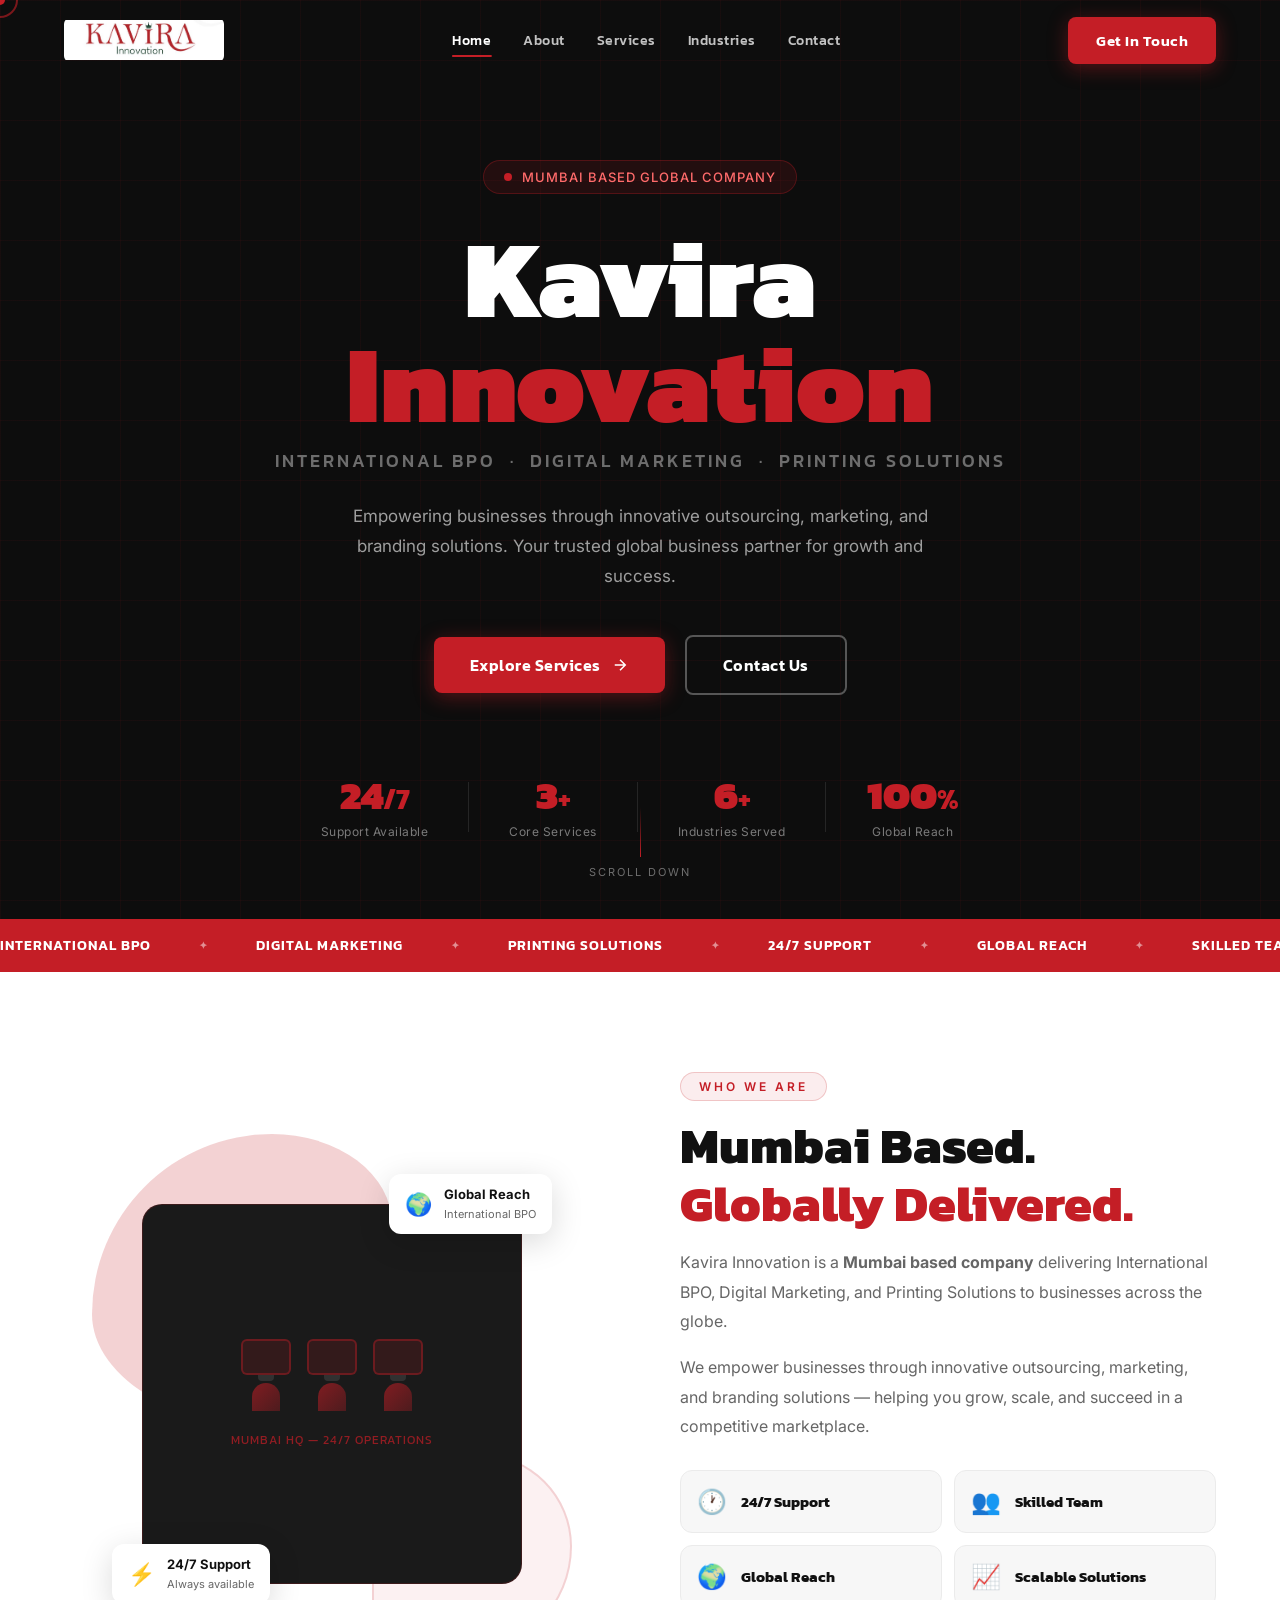
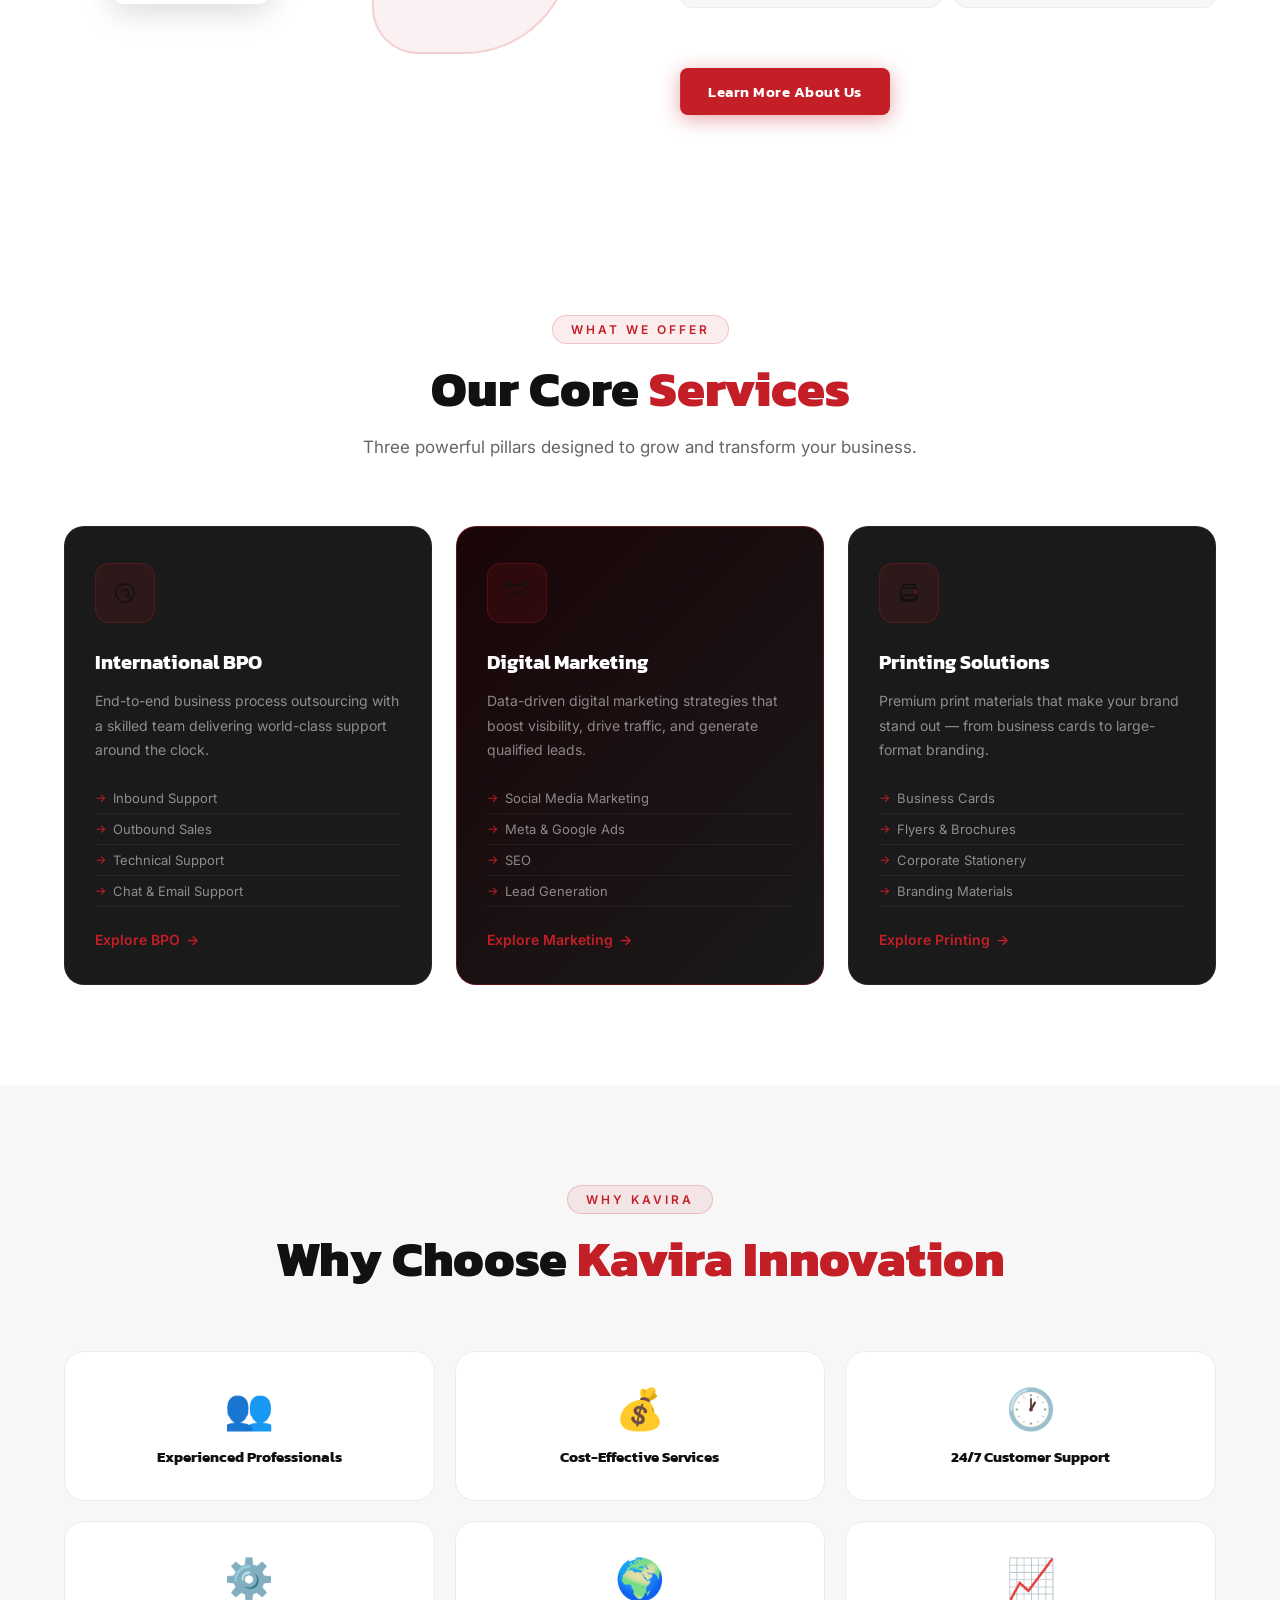
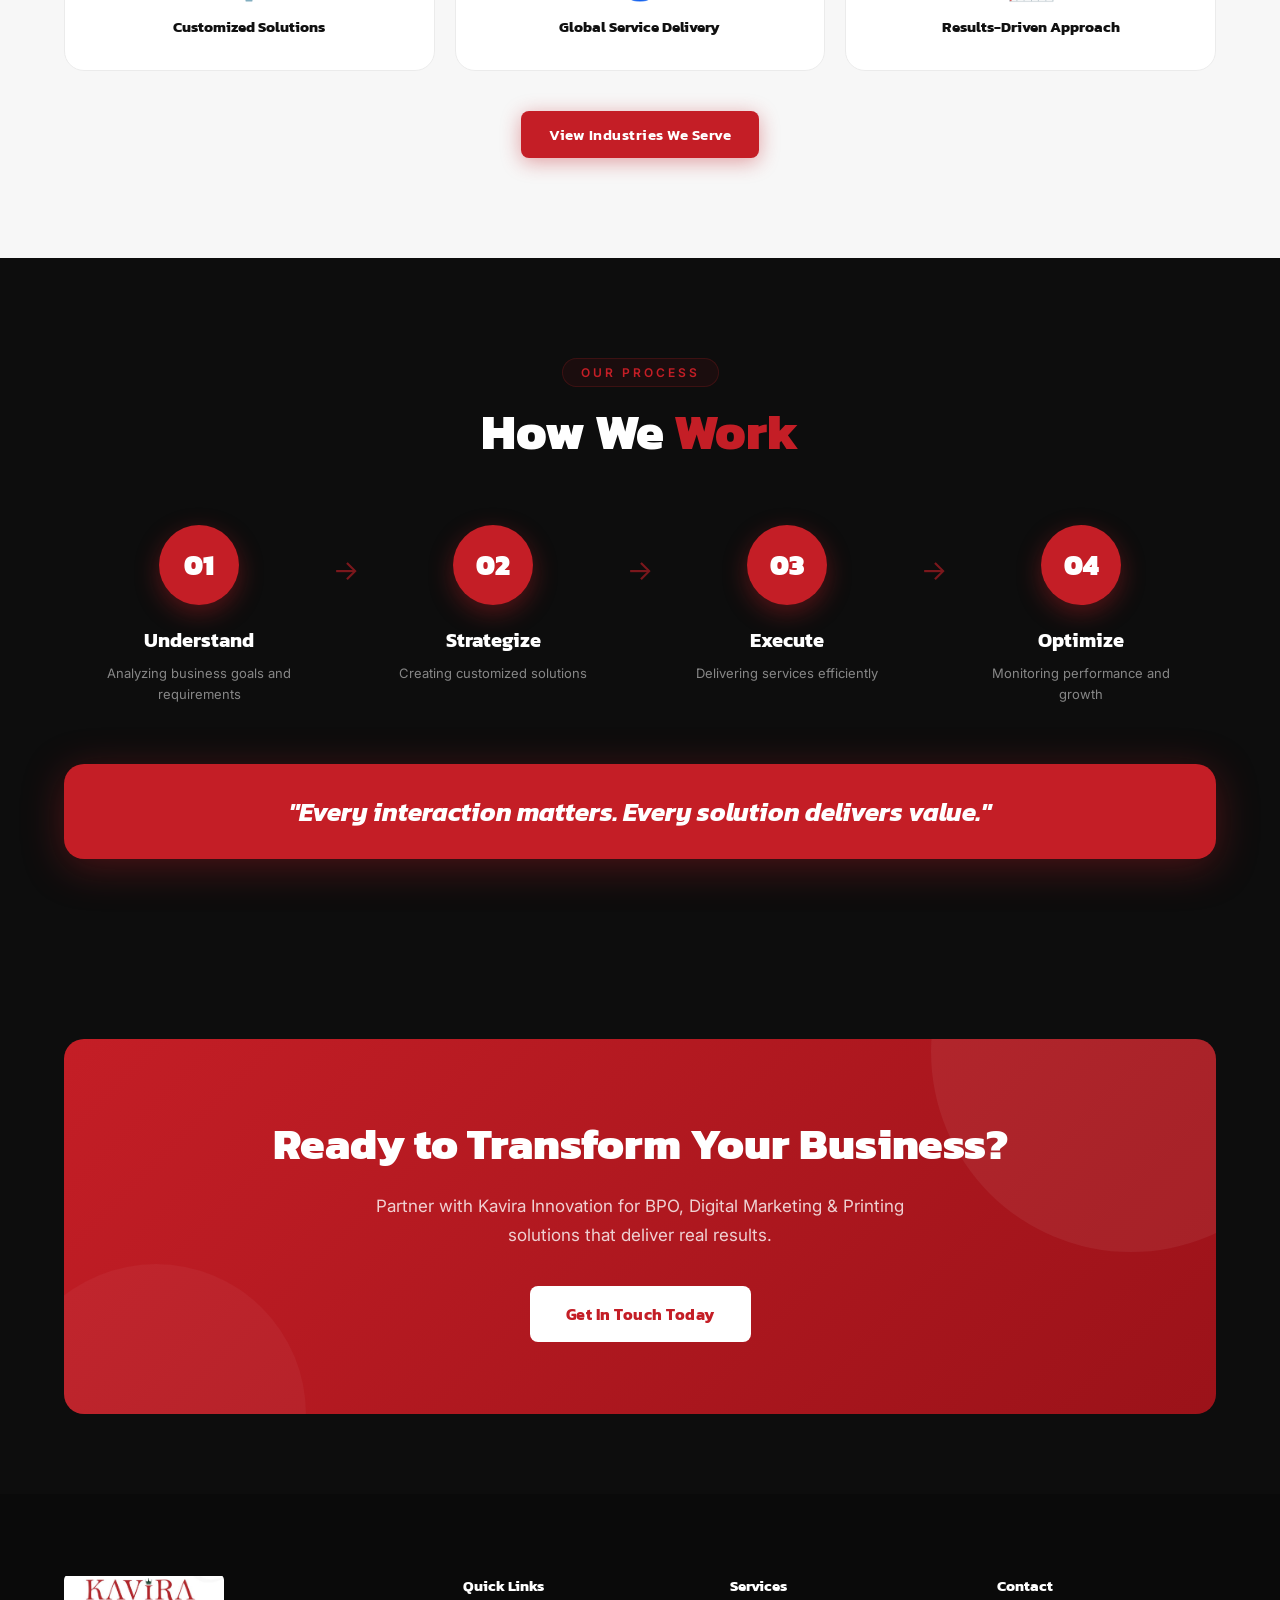
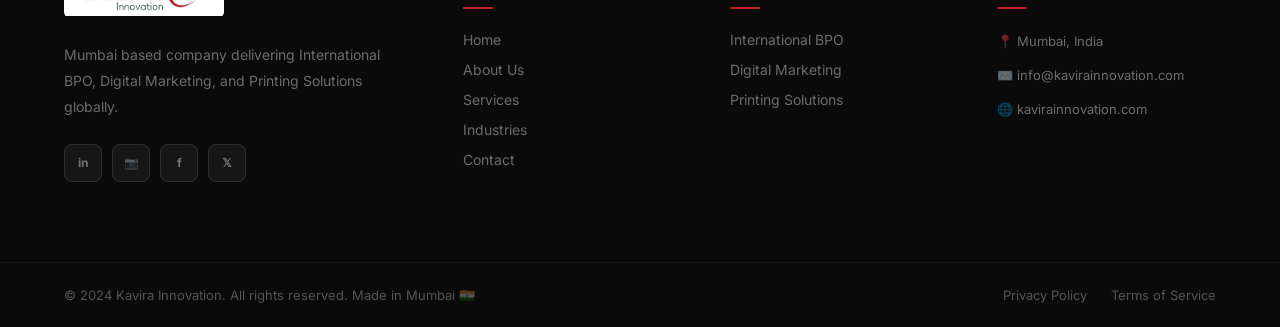
<file: index.html>
<!DOCTYPE html>
<html lang="en">
<head>
  <meta charset="UTF-8" />
  <meta name="viewport" content="width=device-width, initial-scale=1.0" />
  <meta name="description" content="Kavira Innovation – Mumbai based company delivering International BPO, Digital Marketing, and Printing Solutions." />
  <title>Kavira Innovation | BPO · Digital Marketing · Printing Solutions</title>
  <link rel="preconnect" href="https://fonts.googleapis.com" />
  <link rel="preconnect" href="https://fonts.gstatic.com" crossorigin />
  <link href="https://fonts.googleapis.com/css2?family=Kanit:wght@300;400;500;600;700;800;900&family=Inter:wght@300;400;500;600;700&display=swap" rel="stylesheet" />
  <link href="https://unpkg.com/aos@2.3.4/dist/aos.css" rel="stylesheet" />
  <link rel="stylesheet" href="style.css" />
</head>
<body>
  <div class="cursor" id="cursor"></div>
  <div class="cursor-follower" id="cursorFollower"></div>

  <div class="preloader" id="preloader">
    <div class="preloader-inner">
      <div class="preloader-logo">
        <span class="preloader-k">K</span>
        <span class="preloader-bar"></span>
      </div>
      <p class="preloader-text">KAVIRA INNOVATION</p>
    </div>
  </div>

  <!-- HEADER -->
  <header class="header" id="header">
    <div class="header-container">
      <a href="index.html" class="logo">
        <img src="looogo.jpeg" alt="Kavira Innovation" class="logo-img" />
      </a>
      <nav class="nav" id="nav">
        <ul class="nav-list">
          <li><a href="index.html" class="nav-link active">Home</a></li>
          <li><a href="about.html" class="nav-link">About</a></li>
          <li><a href="services.html" class="nav-link">Services</a></li>
          <li><a href="industries.html" class="nav-link">Industries</a></li>
          <li><a href="contact.html" class="nav-link">Contact</a></li>
        </ul>
      </nav>
      <a href="contact.html" class="btn btn-primary header-cta">Get In Touch</a>
      <button class="hamburger" id="hamburger" aria-label="Toggle Menu">
        <span></span><span></span><span></span>
      </button>
    </div>
  </header>

  <!-- HERO -->
  <section class="hero" id="home">
    <div class="hero-bg-particles" id="particles"></div>
    <div class="hero-grid-overlay"></div>
    <div class="hero-container">
      <div class="hero-badge" data-aos="fade-down" data-aos-delay="200">
        <span class="badge-dot"></span>
        <span>Mumbai Based Global Company</span>
      </div>
      <h1 class="hero-title">
        <span class="hero-title-line">Kavira</span>
        <span class="hero-title-line highlight">Innovation</span>
      </h1>
      <p class="hero-tagline">International BPO &nbsp;·&nbsp; Digital Marketing &nbsp;·&nbsp; Printing Solutions</p>
      <p class="hero-subtitle" data-aos="fade-up" data-aos-delay="500">
        Empowering businesses through innovative outsourcing, marketing, and branding solutions. Your trusted global business partner for growth and success.
      </p>
      <div class="hero-actions" data-aos="fade-up" data-aos-delay="700">
        <a href="services.html" class="btn btn-primary btn-lg">
          <span>Explore Services</span>
          <svg viewBox="0 0 24 24" fill="none" stroke="currentColor" stroke-width="2"><path d="M5 12h14M12 5l7 7-7 7"/></svg>
        </a>
        <a href="contact.html" class="btn btn-outline btn-lg">Contact Us</a>
      </div>
      <div class="hero-stats" data-aos="fade-up" data-aos-delay="900">
        <div class="hero-stat">
          <span class="hero-stat-number" data-count="24">0</span><span class="hero-stat-plus">/7</span>
          <span class="hero-stat-label">Support Available</span>
        </div>
        <div class="hero-stat-divider"></div>
        <div class="hero-stat">
          <span class="hero-stat-number" data-count="3">0</span><span class="hero-stat-plus">+</span>
          <span class="hero-stat-label">Core Services</span>
        </div>
        <div class="hero-stat-divider"></div>
        <div class="hero-stat">
          <span class="hero-stat-number" data-count="6">0</span><span class="hero-stat-plus">+</span>
          <span class="hero-stat-label">Industries Served</span>
        </div>
        <div class="hero-stat-divider"></div>
        <div class="hero-stat">
          <span class="hero-stat-number" data-count="100">0</span><span class="hero-stat-plus">%</span>
          <span class="hero-stat-label">Global Reach</span>
        </div>
      </div>
    </div>
    <div class="hero-scroll-indicator">
      <div class="scroll-line"></div>
      <span>Scroll Down</span>
    </div>
  </section>

  <!-- TICKER -->
  <div class="ticker-wrapper">
    <div class="ticker-track">
      <span>International BPO</span><span class="ticker-dot">✦</span>
      <span>Digital Marketing</span><span class="ticker-dot">✦</span>
      <span>Printing Solutions</span><span class="ticker-dot">✦</span>
      <span>24/7 Support</span><span class="ticker-dot">✦</span>
      <span>Global Reach</span><span class="ticker-dot">✦</span>
      <span>Skilled Team</span><span class="ticker-dot">✦</span>
      <span>Scalable Solutions</span><span class="ticker-dot">✦</span>
      <span>Mumbai Based</span><span class="ticker-dot">✦</span>
      <span>International BPO</span><span class="ticker-dot">✦</span>
      <span>Digital Marketing</span><span class="ticker-dot">✦</span>
      <span>Printing Solutions</span><span class="ticker-dot">✦</span>
      <span>24/7 Support</span><span class="ticker-dot">✦</span>
      <span>Global Reach</span><span class="ticker-dot">✦</span>
      <span>Skilled Team</span><span class="ticker-dot">✦</span>
      <span>Scalable Solutions</span><span class="ticker-dot">✦</span>
      <span>Mumbai Based</span><span class="ticker-dot">✦</span>
    </div>
  </div>

  <!-- WHO WE ARE -->
  <section class="who-we-are section">
    <div class="container">
      <div class="about-grid">
        <div class="about-visual" data-aos="fade-right">
          <div class="about-image-wrapper">
            <div class="about-shape-1"></div>
            <div class="about-shape-2"></div>
            <div class="about-img-card">
              <div class="office-illustration">
                <div class="office-row">
                  <div class="office-desk"><div class="desk-monitor"></div><div class="desk-person"></div></div>
                  <div class="office-desk"><div class="desk-monitor"></div><div class="desk-person"></div></div>
                  <div class="office-desk"><div class="desk-monitor"></div><div class="desk-person"></div></div>
                </div>
                <div class="office-label">Mumbai HQ — 24/7 Operations</div>
              </div>
            </div>
            <div class="about-floating-badge about-floating-badge--1">
              <div class="badge-icon">🌍</div>
              <div class="badge-info">
                <strong>Global Reach</strong>
                <span>International BPO</span>
              </div>
            </div>
            <div class="about-floating-badge about-floating-badge--2">
              <div class="badge-icon">⚡</div>
              <div class="badge-info">
                <strong>24/7 Support</strong>
                <span>Always available</span>
              </div>
            </div>
          </div>
        </div>
        <div class="about-content" data-aos="fade-left">
          <div class="section-label">Who We Are</div>
          <h2 class="section-title">Mumbai Based.<br/><span class="text-red">Globally Delivered.</span></h2>
          <p class="about-desc">
            Kavira Innovation is a <strong>Mumbai based company</strong> delivering International BPO, Digital Marketing, and Printing Solutions to businesses across the globe.
          </p>
          <p class="about-desc">
            We empower businesses through innovative outsourcing, marketing, and branding solutions — helping you grow, scale, and succeed in a competitive marketplace.
          </p>
          <div class="strengths-grid">
            <div class="strength-card">
              <div class="strength-icon">🕐</div>
              <span>24/7 Support</span>
            </div>
            <div class="strength-card">
              <div class="strength-icon">👥</div>
              <span>Skilled Team</span>
            </div>
            <div class="strength-card">
              <div class="strength-icon">🌍</div>
              <span>Global Reach</span>
            </div>
            <div class="strength-card">
              <div class="strength-icon">📈</div>
              <span>Scalable Solutions</span>
            </div>
          </div>
          <a href="about.html" class="btn btn-primary mt-4">Learn More About Us</a>
        </div>
      </div>
    </div>
  </section>



  <!-- SERVICES PREVIEW -->
  <section class="section services-preview" id="services">
    <div class="container">
      <div class="section-header" data-aos="fade-up">
        <div class="section-label">What We Offer</div>
        <h2 class="section-title">Our Core <span class="text-red">Services</span></h2>
        <p class="section-desc">Three powerful pillars designed to grow and transform your business.</p>
      </div>
      <div class="services-grid">
        <!-- BPO -->
        <div class="service-card" data-aos="fade-up" data-aos-delay="100">
          <div class="service-card-inner">
            <div class="service-icon">
              <svg viewBox="0 0 48 48" fill="none"><path d="M24 8C15.163 8 8 15.163 8 24s7.163 16 16 16 16-7.163 16-16S32.837 8 24 8z" stroke="currentColor" stroke-width="2.5"/><path d="M18 24c0-3.314 2.686-6 6-6s6 2.686 6 6-2.686 6-6 6" stroke="currentColor" stroke-width="2.5" stroke-linecap="round"/><path d="M30 30l6 6" stroke="currentColor" stroke-width="2.5" stroke-linecap="round"/></svg>
            </div>
            <h3 class="service-title">International BPO</h3>
            <p class="service-desc">End-to-end business process outsourcing with a skilled team delivering world-class support around the clock.</p>
            <ul class="service-list">
              <li>Inbound Support</li>
              <li>Outbound Sales</li>
              <li>Technical Support</li>
              <li>Chat & Email Support</li>
            </ul>
            <a href="services.html#bpo" class="service-link">Explore BPO <span>→</span></a>
          </div>
        </div>
        <!-- Digital Marketing -->
        <div class="service-card service-card--featured" data-aos="fade-up" data-aos-delay="200">
          <div class="service-card-inner">
            <div class="service-icon">
              <svg viewBox="0 0 48 48" fill="none"><path d="M6 36l10-14 8 8 8-12 10 10" stroke="currentColor" stroke-width="2.5" stroke-linecap="round" stroke-linejoin="round"/><circle cx="8" cy="10" r="4" stroke="currentColor" stroke-width="2.5"/><circle cx="40" cy="10" r="4" stroke="currentColor" stroke-width="2.5"/><path d="M12 10h24" stroke="currentColor" stroke-width="2.5" stroke-linecap="round"/></svg>
            </div>
            <h3 class="service-title">Digital Marketing</h3>
            <p class="service-desc">Data-driven digital marketing strategies that boost visibility, drive traffic, and generate qualified leads.</p>
            <ul class="service-list">
              <li>Social Media Marketing</li>
              <li>Meta & Google Ads</li>
              <li>SEO</li>
              <li>Lead Generation</li>
            </ul>
            <a href="services.html#digital" class="service-link">Explore Marketing <span>→</span></a>
          </div>
        </div>
        <!-- Printing -->
        <div class="service-card" data-aos="fade-up" data-aos-delay="300">
          <div class="service-card-inner">
            <div class="service-icon">
              <svg viewBox="0 0 48 48" fill="none"><rect x="10" y="16" width="28" height="20" rx="3" stroke="currentColor" stroke-width="2.5"/><path d="M14 16V10h20v6" stroke="currentColor" stroke-width="2.5" stroke-linecap="round"/><rect x="14" y="28" width="20" height="10" rx="2" stroke="currentColor" stroke-width="2.5"/><circle cx="36" cy="22" r="2" fill="currentColor"/></svg>
            </div>
            <h3 class="service-title">Printing Solutions</h3>
            <p class="service-desc">Premium print materials that make your brand stand out — from business cards to large-format branding.</p>
            <ul class="service-list">
              <li>Business Cards</li>
              <li>Flyers & Brochures</li>
              <li>Corporate Stationery</li>
              <li>Branding Materials</li>
            </ul>
            <a href="services.html#printing" class="service-link">Explore Printing <span>→</span></a>
          </div>
        </div>
      </div>
    </div>
  </section>

  <!-- WHY CHOOSE US - PREVIEW -->
  <section class="why-preview section" style="background: var(--off-white);">
    <div class="container">
      <div class="section-header" data-aos="fade-up">
        <div class="section-label">Why Kavira</div>
        <h2 class="section-title">Why Choose <span class="text-red">Kavira Innovation</span></h2>
      </div>
      <div class="why-grid-6">
        <div class="why-card" data-aos="zoom-in" data-aos-delay="100"><div class="why-card-icon">👥</div><p>Experienced Professionals</p></div>
        <div class="why-card" data-aos="zoom-in" data-aos-delay="150"><div class="why-card-icon">💰</div><p>Cost-Effective Services</p></div>
        <div class="why-card" data-aos="zoom-in" data-aos-delay="200"><div class="why-card-icon">🕐</div><p>24/7 Customer Support</p></div>
        <div class="why-card" data-aos="zoom-in" data-aos-delay="250"><div class="why-card-icon">⚙️</div><p>Customized Solutions</p></div>
        <div class="why-card" data-aos="zoom-in" data-aos-delay="300"><div class="why-card-icon">🌍</div><p>Global Service Delivery</p></div>
        <div class="why-card" data-aos="zoom-in" data-aos-delay="350"><div class="why-card-icon">📈</div><p>Results-Driven Approach</p></div>
      </div>
      <div class="text-center mt-4" data-aos="fade-up">
        <a href="industries.html" class="btn btn-primary">View Industries We Serve</a>
      </div>
    </div>
  </section>

  <!-- HOW WE WORK - PREVIEW -->
  <section class="howwework section section--dark">
    <div class="container">
      <div class="section-header" data-aos="fade-up">
        <div class="section-label">Our Process</div>
        <h2 class="section-title" style="color:white;">How We <span class="text-red">Work</span></h2>
      </div>
      <div class="process-steps" data-aos="fade-up">
        <div class="process-step">
          <div class="process-num">01</div>
          <h3>Understand</h3>
          <p>Analyzing business goals and requirements</p>
        </div>
        <div class="process-arrow">→</div>
        <div class="process-step">
          <div class="process-num">02</div>
          <h3>Strategize</h3>
          <p>Creating customized solutions</p>
        </div>
        <div class="process-arrow">→</div>
        <div class="process-step">
          <div class="process-num">03</div>
          <h3>Execute</h3>
          <p>Delivering services efficiently</p>
        </div>
        <div class="process-arrow">→</div>
        <div class="process-step">
          <div class="process-num">04</div>
          <h3>Optimize</h3>
          <p>Monitoring performance and growth</p>
        </div>
      </div>
      <div class="quote-banner" data-aos="fade-up">
        "Every interaction matters. Every solution delivers value."
      </div>
    </div>
  </section>

  <!-- CTA -->
  <section class="cta-section">
    <div class="container">
      <div class="cta-box" data-aos="zoom-in">
        <h2>Ready to Transform Your Business?</h2>
        <p>Partner with Kavira Innovation for BPO, Digital Marketing & Printing solutions that deliver real results.</p>
        <a href="contact.html" class="btn btn-white btn-lg">Get In Touch Today</a>
      </div>
    </div>
  </section>

  <!-- FOOTER -->
  <footer class="footer">
    <div class="footer-top">
      <div class="container">
        <div class="footer-grid">
          <div class="footer-brand">
            <a href="index.html" class="logo">
              <img src="looogo.jpeg" alt="Kavira Innovation" class="logo-img" />
            </a>
            <p class="footer-desc">Mumbai based company delivering International BPO, Digital Marketing, and Printing Solutions globally.</p>
            <div class="footer-social">
              <a href="#" aria-label="LinkedIn">in</a>
              <a href="https://www.instagram.com/kavirainnovation?igsh=aDJmMXNwdjh2dXk4&utm_source=qr" target="_blank" rel="noopener noreferrer" aria-label="Instagram">📷</a>
              <a href="https://www.facebook.com/share/14huGn4qQcU/?mibextid=wwXIfr" target="_blank" rel="noopener noreferrer" aria-label="Facebook">f</a>
              <a href="https://x.com/KaviraInnovati" target="_blank" rel="noopener noreferrer" aria-label="Twitter">𝕏</a>
            </div>
          </div>
          <div class="footer-links-col">
            <h4>Quick Links</h4>
            <ul>
              <li><a href="index.html">Home</a></li>
              <li><a href="about.html">About Us</a></li>
              <li><a href="services.html">Services</a></li>
              <li><a href="industries.html">Industries</a></li>
              <li><a href="contact.html">Contact</a></li>
            </ul>
          </div>
          <div class="footer-links-col">
            <h4>Services</h4>
            <ul>
              <li><a href="services.html#bpo">International BPO</a></li>
              <li><a href="services.html#digital">Digital Marketing</a></li>
              <li><a href="services.html#printing">Printing Solutions</a></li>
            </ul>
          </div>
          <div class="footer-links-col">
            <h4>Contact</h4>
            <ul class="footer-contact-list">
              <li>📍 Mumbai, India</li>
              <li>✉️ info@kavirainnovation.com</li>
              <li>🌐 kavirainnovation.com</li>
            </ul>
          </div>
        </div>
      </div>
    </div>
    <div class="footer-bottom">
      <div class="container">
        <p>© 2024 Kavira Innovation. All rights reserved. Made in Mumbai 🇮🇳</p>
        <div class="footer-bottom-links">
          <a href="#">Privacy Policy</a>
          <a href="#">Terms of Service</a>
        </div>
      </div>
    </div>
  </footer>

  <button class="back-to-top" id="backToTop" aria-label="Back to top">
    <svg viewBox="0 0 24 24" fill="none" stroke="currentColor" stroke-width="2.5"><path d="M18 15l-6-6-6 6"/></svg>
  </button>

  <script src="https://unpkg.com/aos@2.3.4/dist/aos.js"></script>
  <script src="script.js"></script>
</body>
</html>
</file>
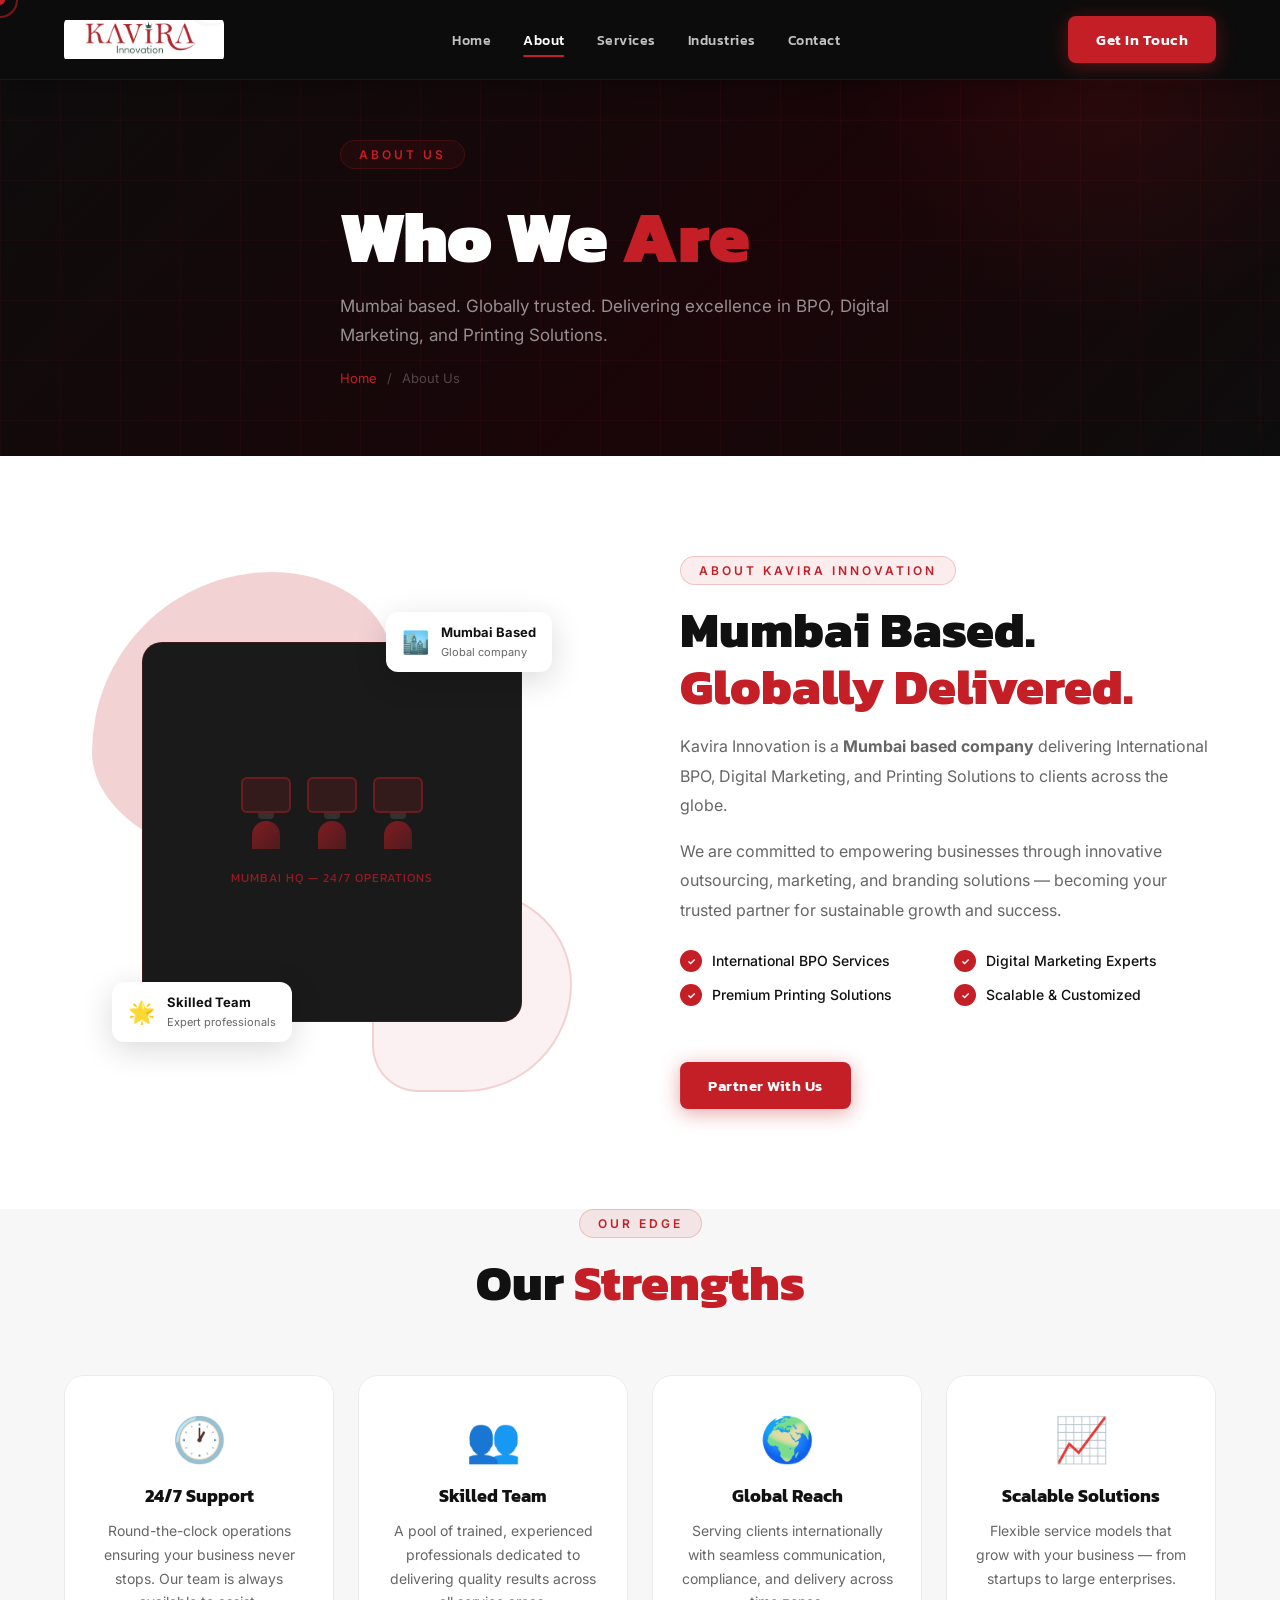
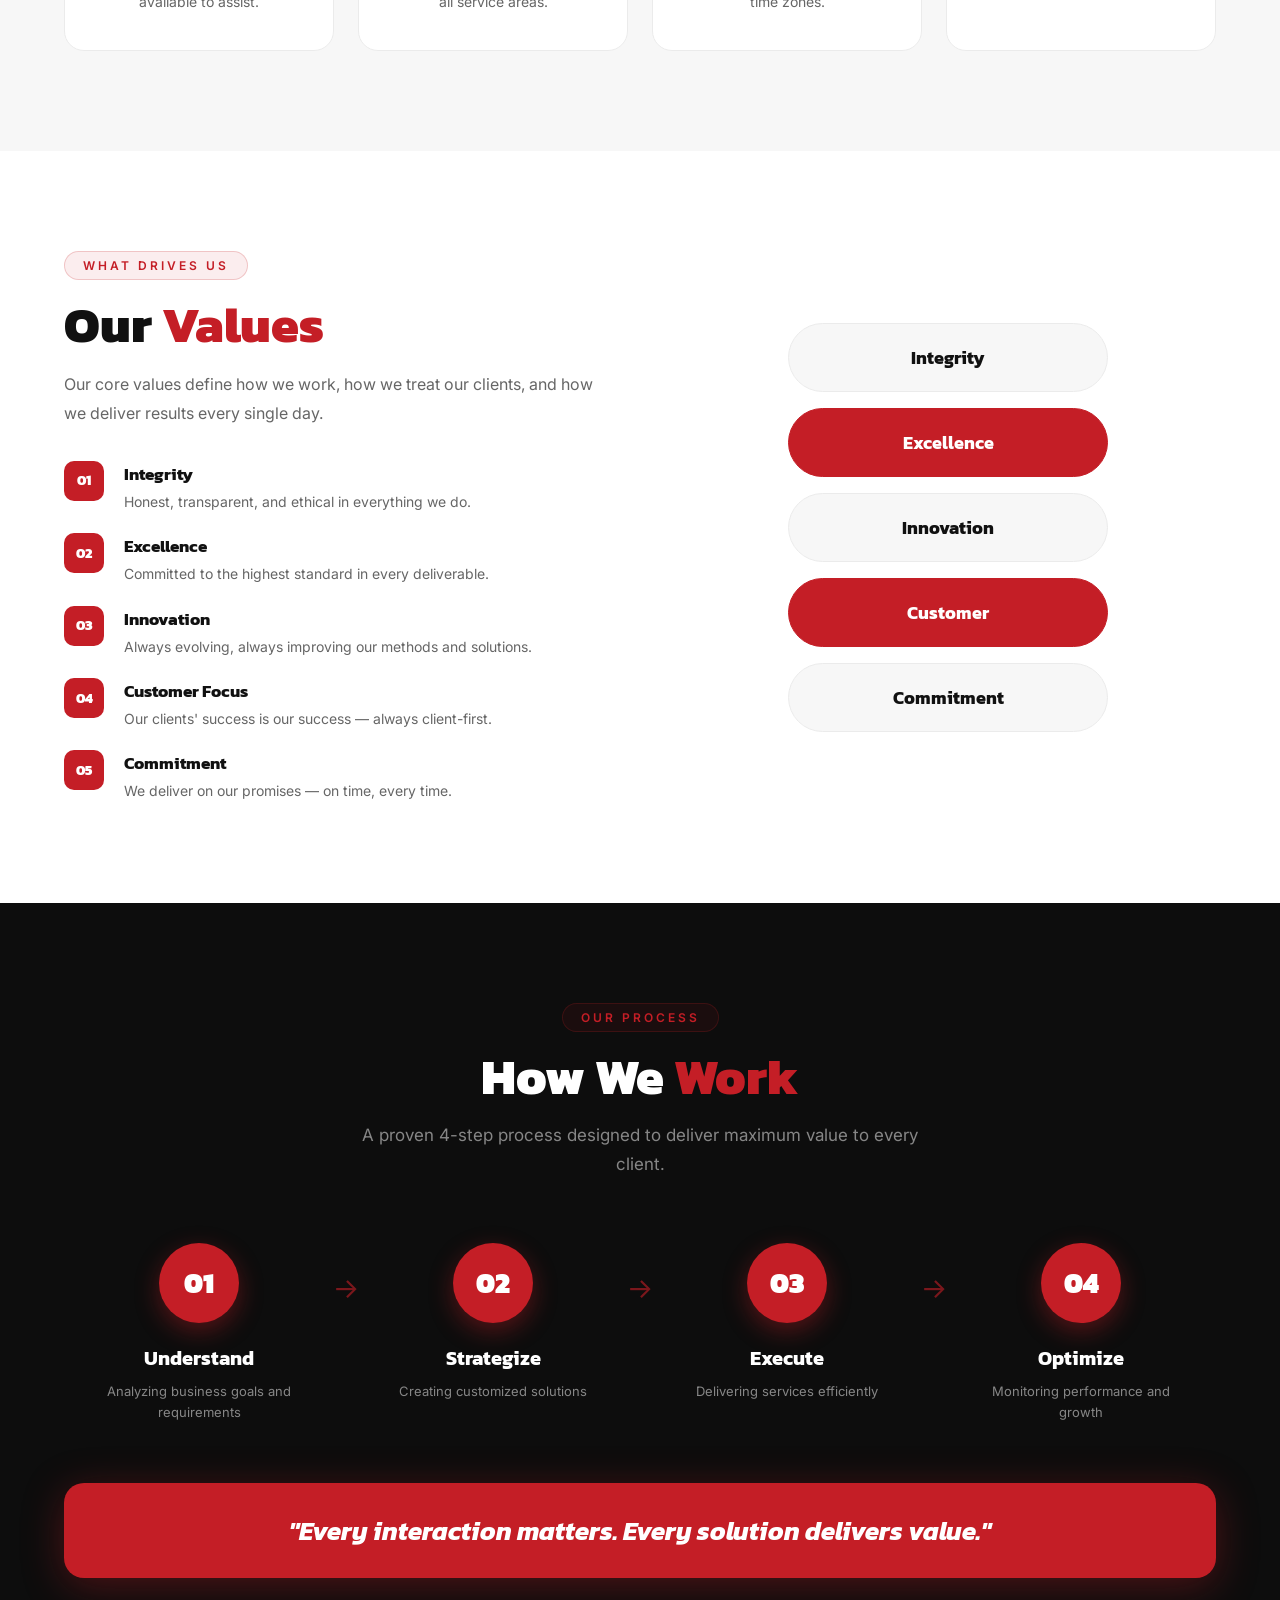
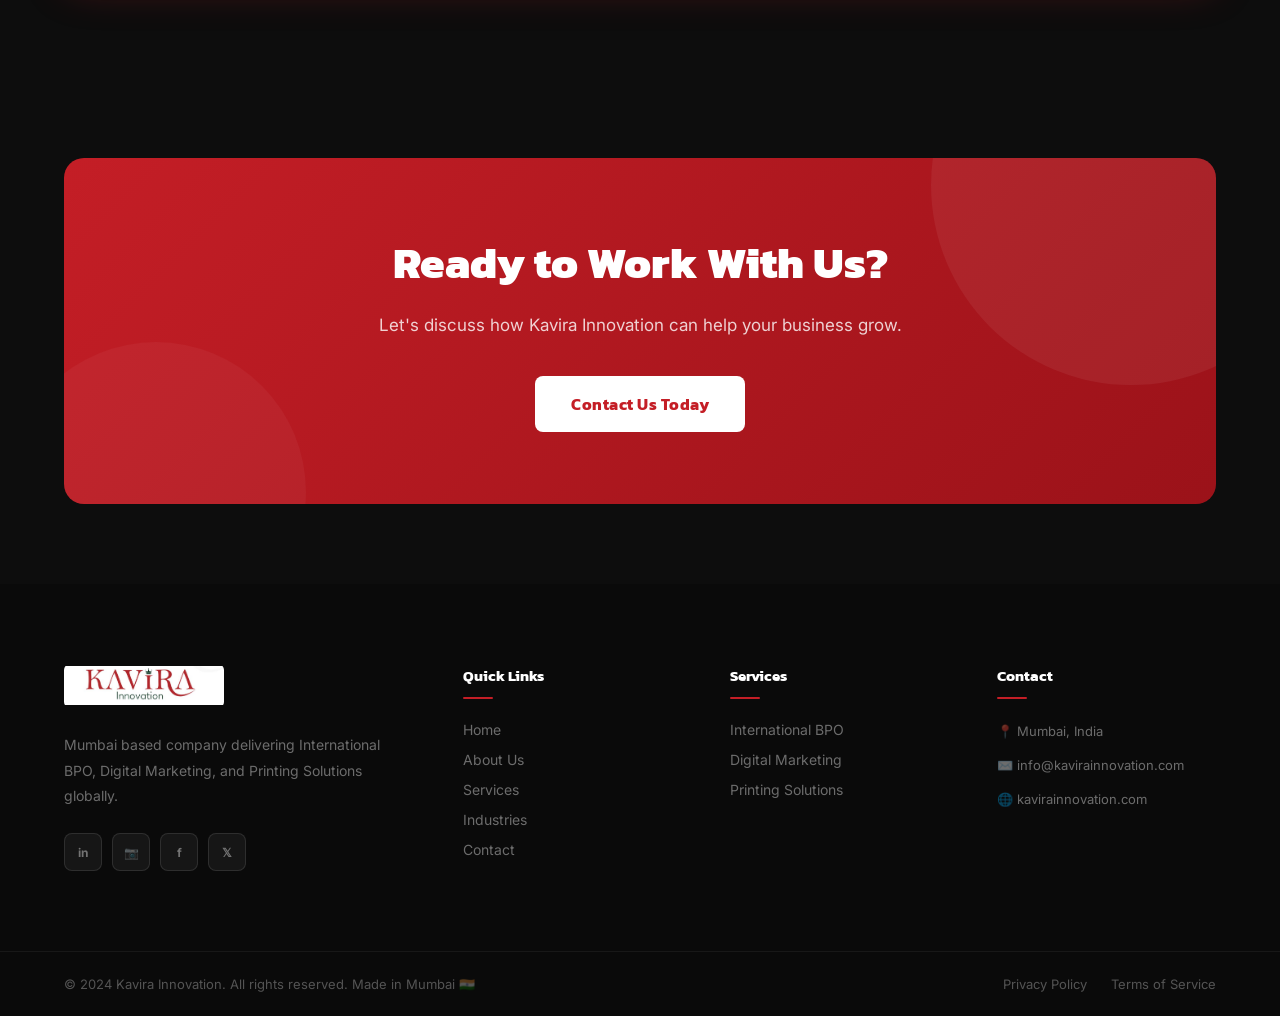
<file: about.html>
<!DOCTYPE html>
<html lang="en">
<head>
  <meta charset="UTF-8" />
  <meta name="viewport" content="width=device-width, initial-scale=1.0" />
  <meta name="description" content="About Kavira Innovation – Mumbai based BPO, Digital Marketing & Printing company. Our mission, vision, strengths and values." />
  <title>About Us | Kavira Innovation</title>
  <link rel="preconnect" href="https://fonts.googleapis.com" />
  <link rel="preconnect" href="https://fonts.gstatic.com" crossorigin />
  <link href="https://fonts.googleapis.com/css2?family=Kanit:wght@300;400;500;600;700;800;900&family=Inter:wght@300;400;500;600;700&display=swap" rel="stylesheet" />
  <link href="https://unpkg.com/aos@2.3.4/dist/aos.css" rel="stylesheet" />
  <link rel="stylesheet" href="style.css" />
</head>
<body>
  <div class="cursor" id="cursor"></div>
  <div class="cursor-follower" id="cursorFollower"></div>

  <!-- HEADER -->
  <header class="header scrolled" id="header">
    <div class="header-container">
      <a href="index.html" class="logo">
        <img src="looogo.jpeg" alt="Kavira Innovation" class="logo-img" />
      </a>
      <nav class="nav" id="nav">
        <ul class="nav-list">
          <li><a href="index.html" class="nav-link">Home</a></li>
          <li><a href="about.html" class="nav-link active">About</a></li>
          <li><a href="services.html" class="nav-link">Services</a></li>
          <li><a href="industries.html" class="nav-link">Industries</a></li>
          <li><a href="contact.html" class="nav-link">Contact</a></li>
        </ul>
      </nav>
      <a href="contact.html" class="btn btn-primary header-cta">Get In Touch</a>
      <button class="hamburger" id="hamburger"><span></span><span></span><span></span></button>
    </div>
  </header>

  <!-- PAGE HERO -->
  <section class="page-hero">
    <div class="page-hero-bg"></div>
    <div class="container">
      <div class="page-hero-content">
        <div class="section-label" data-aos="fade-down">About Us</div>
        <h1 class="page-hero-title" data-aos="fade-up">Who We <span class="text-red">Are</span></h1>
        <p class="page-hero-desc" data-aos="fade-up" data-aos-delay="200">Mumbai based. Globally trusted. Delivering excellence in BPO, Digital Marketing, and Printing Solutions.</p>
        <div class="breadcrumb" data-aos="fade-up" data-aos-delay="300">
          <a href="index.html">Home</a> <span>/</span> <span>About Us</span>
        </div>
      </div>
    </div>
  </section>

  <!-- WHO WE ARE -->
  <section class="section">
    <div class="container">
      <div class="about-grid">
        <div class="about-visual" data-aos="fade-right">
          <div class="about-image-wrapper">
            <div class="about-shape-1"></div>
            <div class="about-shape-2"></div>
            <div class="about-img-card">
              <div class="office-illustration">
                <div class="office-row">
                  <div class="office-desk"><div class="desk-monitor"></div><div class="desk-person"></div></div>
                  <div class="office-desk"><div class="desk-monitor"></div><div class="desk-person"></div></div>
                  <div class="office-desk"><div class="desk-monitor"></div><div class="desk-person"></div></div>
                </div>
                <div class="office-label">Mumbai HQ — 24/7 Operations</div>
              </div>
            </div>
            <div class="about-floating-badge about-floating-badge--1">
              <div class="badge-icon">🏙️</div>
              <div class="badge-info">
                <strong>Mumbai Based</strong>
                <span>Global company</span>
              </div>
            </div>
            <div class="about-floating-badge about-floating-badge--2">
              <div class="badge-icon">🌟</div>
              <div class="badge-info">
                <strong>Skilled Team</strong>
                <span>Expert professionals</span>
              </div>
            </div>
          </div>
        </div>
        <div class="about-content" data-aos="fade-left">
          <div class="section-label">About Kavira Innovation</div>
          <h2 class="section-title">Mumbai Based.<br/><span class="text-red">Globally Delivered.</span></h2>
          <p class="about-desc">Kavira Innovation is a <strong>Mumbai based company</strong> delivering International BPO, Digital Marketing, and Printing Solutions to clients across the globe.</p>
          <p class="about-desc">We are committed to empowering businesses through innovative outsourcing, marketing, and branding solutions — becoming your trusted partner for sustainable growth and success.</p>
          <div class="about-features">
            <div class="about-feature"><div class="about-feature-icon">✓</div><span>International BPO Services</span></div>
            <div class="about-feature"><div class="about-feature-icon">✓</div><span>Digital Marketing Experts</span></div>
            <div class="about-feature"><div class="about-feature-icon">✓</div><span>Premium Printing Solutions</span></div>
            <div class="about-feature"><div class="about-feature-icon">✓</div><span>Scalable & Customized</span></div>
          </div>
          <a href="contact.html" class="btn btn-primary mt-4">Partner With Us</a>
        </div>
      </div>
    </div>
  </section>

  <!-- OUR STRENGTHS -->
  <section class="section" style="background: var(--off-white); padding-top: 0;">
    <div class="container">
      <div class="section-header" data-aos="fade-up">
        <div class="section-label">Our Edge</div>
        <h2 class="section-title">Our <span class="text-red">Strengths</span></h2>
      </div>
      <div class="strengths-big-grid">
        <div class="strength-big-card" data-aos="fade-up" data-aos-delay="100">
          <div class="strength-big-icon">🕐</div>
          <h3>24/7 Support</h3>
          <p>Round-the-clock operations ensuring your business never stops. Our team is always available to assist.</p>
        </div>
        <div class="strength-big-card" data-aos="fade-up" data-aos-delay="200">
          <div class="strength-big-icon">👥</div>
          <h3>Skilled Team</h3>
          <p>A pool of trained, experienced professionals dedicated to delivering quality results across all service areas.</p>
        </div>
        <div class="strength-big-card" data-aos="fade-up" data-aos-delay="300">
          <div class="strength-big-icon">🌍</div>
          <h3>Global Reach</h3>
          <p>Serving clients internationally with seamless communication, compliance, and delivery across time zones.</p>
        </div>
        <div class="strength-big-card" data-aos="fade-up" data-aos-delay="400">
          <div class="strength-big-icon">📈</div>
          <h3>Scalable Solutions</h3>
          <p>Flexible service models that grow with your business — from startups to large enterprises.</p>
        </div>
      </div>
    </div>
  </section>



  <!-- OUR VALUES -->
  <section class="section">
    <div class="container">
      <div class="values-grid">
        <div class="values-content" data-aos="fade-right">
          <div class="section-label">What Drives Us</div>
          <h2 class="section-title">Our <span class="text-red">Values</span></h2>
          <p class="about-desc">Our core values define how we work, how we treat our clients, and how we deliver results every single day.</p>
          <div class="values-list">
            <div class="value-item" data-aos="fade-up" data-aos-delay="100">
              <div class="value-num">01</div>
              <div><h4>Integrity</h4><p>Honest, transparent, and ethical in everything we do.</p></div>
            </div>
            <div class="value-item" data-aos="fade-up" data-aos-delay="200">
              <div class="value-num">02</div>
              <div><h4>Excellence</h4><p>Committed to the highest standard in every deliverable.</p></div>
            </div>
            <div class="value-item" data-aos="fade-up" data-aos-delay="300">
              <div class="value-num">03</div>
              <div><h4>Innovation</h4><p>Always evolving, always improving our methods and solutions.</p></div>
            </div>
            <div class="value-item" data-aos="fade-up" data-aos-delay="400">
              <div class="value-num">04</div>
              <div><h4>Customer Focus</h4><p>Our clients' success is our success — always client-first.</p></div>
            </div>
            <div class="value-item" data-aos="fade-up" data-aos-delay="500">
              <div class="value-num">05</div>
              <div><h4>Commitment</h4><p>We deliver on our promises — on time, every time.</p></div>
            </div>
          </div>
        </div>
        <div class="values-visual" data-aos="fade-left">
          <div class="values-card-stack">
            <div class="value-bubble">Integrity</div>
            <div class="value-bubble value-bubble--red">Excellence</div>
            <div class="value-bubble">Innovation</div>
            <div class="value-bubble value-bubble--red">Customer</div>
            <div class="value-bubble">Commitment</div>
          </div>
        </div>
      </div>
    </div>
  </section>

  <!-- HOW WE WORK -->
  <section class="howwework section section--dark">
    <div class="container">
      <div class="section-header" data-aos="fade-up">
        <div class="section-label">Our Process</div>
        <h2 class="section-title" style="color:white;">How We <span class="text-red">Work</span></h2>
        <p class="section-desc">A proven 4-step process designed to deliver maximum value to every client.</p>
      </div>
      <div class="process-steps" data-aos="fade-up">
        <div class="process-step">
          <div class="process-num">01</div>
          <h3>Understand</h3>
          <p>Analyzing business goals and requirements</p>
        </div>
        <div class="process-arrow">→</div>
        <div class="process-step">
          <div class="process-num">02</div>
          <h3>Strategize</h3>
          <p>Creating customized solutions</p>
        </div>
        <div class="process-arrow">→</div>
        <div class="process-step">
          <div class="process-num">03</div>
          <h3>Execute</h3>
          <p>Delivering services efficiently</p>
        </div>
        <div class="process-arrow">→</div>
        <div class="process-step">
          <div class="process-num">04</div>
          <h3>Optimize</h3>
          <p>Monitoring performance and growth</p>
        </div>
      </div>
      <div class="quote-banner" data-aos="fade-up">
        "Every interaction matters. Every solution delivers value."
      </div>
    </div>
  </section>

  <!-- CTA -->
  <section class="cta-section">
    <div class="container">
      <div class="cta-box" data-aos="zoom-in">
        <h2>Ready to Work With Us?</h2>
        <p>Let's discuss how Kavira Innovation can help your business grow.</p>
        <a href="contact.html" class="btn btn-white btn-lg">Contact Us Today</a>
      </div>
    </div>
  </section>

  <!-- FOOTER -->
  <footer class="footer">
    <div class="footer-top">
      <div class="container">
        <div class="footer-grid">
          <div class="footer-brand">
            <a href="index.html" class="logo">
              <img src="looogo.jpeg" alt="Kavira Innovation" class="logo-img" />
            </a>
            <p class="footer-desc">Mumbai based company delivering International BPO, Digital Marketing, and Printing Solutions globally.</p>
            <div class="footer-social">
              <a href="#" aria-label="LinkedIn">in</a>
              <a href="https://www.instagram.com/kavirainnovation?igsh=aDJmMXNwdjh2dXk4&utm_source=qr" target="_blank" rel="noopener noreferrer" aria-label="Instagram">📷</a>
              <a href="https://www.facebook.com/share/14huGn4qQcU/?mibextid=wwXIfr" target="_blank" rel="noopener noreferrer" aria-label="Facebook">f</a>
              <a href="https://x.com/KaviraInnovati" target="_blank" rel="noopener noreferrer" aria-label="Twitter">𝕏</a>
            </div>
          </div>
          <div class="footer-links-col">
            <h4>Quick Links</h4>
            <ul>
              <li><a href="index.html">Home</a></li>
              <li><a href="about.html">About Us</a></li>
              <li><a href="services.html">Services</a></li>
              <li><a href="industries.html">Industries</a></li>
              <li><a href="contact.html">Contact</a></li>
            </ul>
          </div>
          <div class="footer-links-col">
            <h4>Services</h4>
            <ul>
              <li><a href="services.html#bpo">International BPO</a></li>
              <li><a href="services.html#digital">Digital Marketing</a></li>
              <li><a href="services.html#printing">Printing Solutions</a></li>
            </ul>
          </div>
          <div class="footer-links-col">
            <h4>Contact</h4>
            <ul class="footer-contact-list">
              <li>📍 Mumbai, India</li>
              <li>✉️ info@kavirainnovation.com</li>
              <li>🌐 kavirainnovation.com</li>
            </ul>
          </div>
        </div>
      </div>
    </div>
    <div class="footer-bottom">
      <div class="container">
        <p>© 2024 Kavira Innovation. All rights reserved. Made in Mumbai 🇮🇳</p>
        <div class="footer-bottom-links">
          <a href="#">Privacy Policy</a>
          <a href="#">Terms of Service</a>
        </div>
      </div>
    </div>
  </footer>

  <button class="back-to-top" id="backToTop" aria-label="Back to top">
    <svg viewBox="0 0 24 24" fill="none" stroke="currentColor" stroke-width="2.5"><path d="M18 15l-6-6-6 6"/></svg>
  </button>
  <script src="https://unpkg.com/aos@2.3.4/dist/aos.js"></script>
  <script src="script.js"></script>
</body>
</html>
</file>
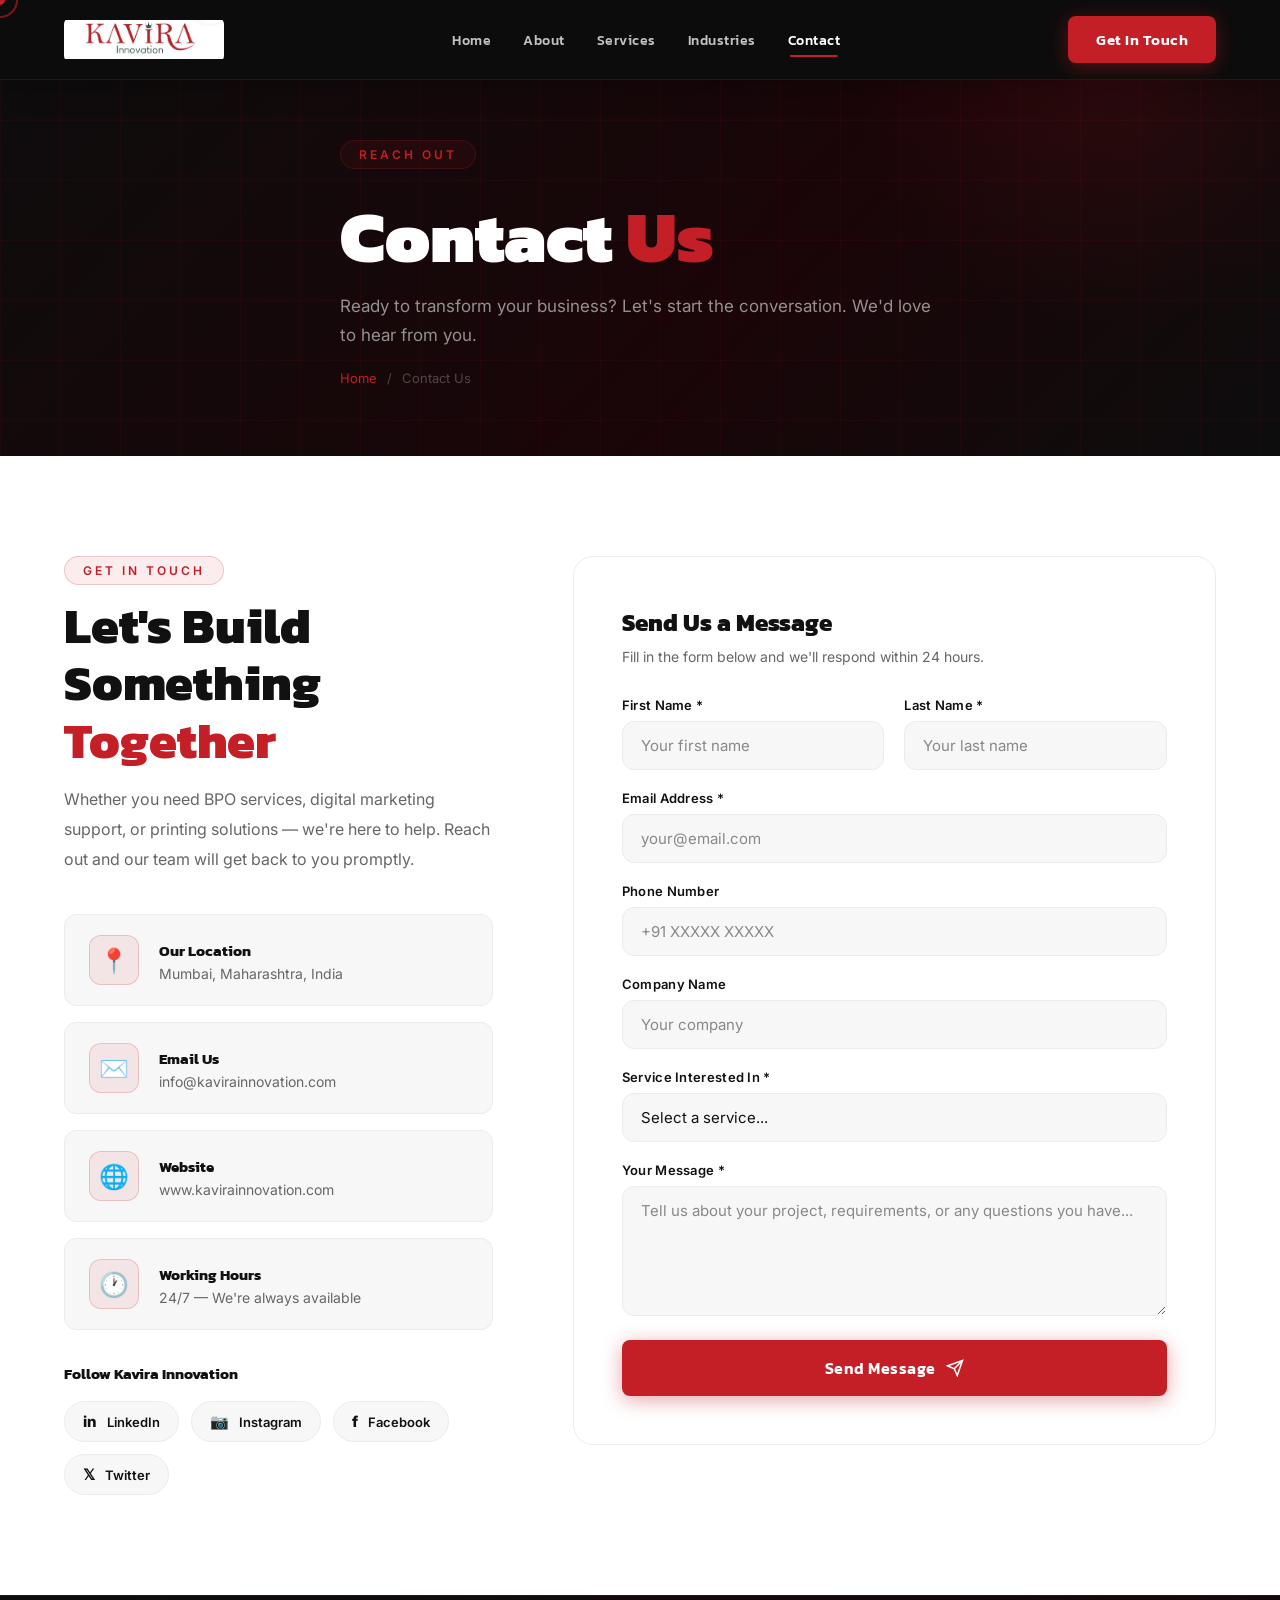
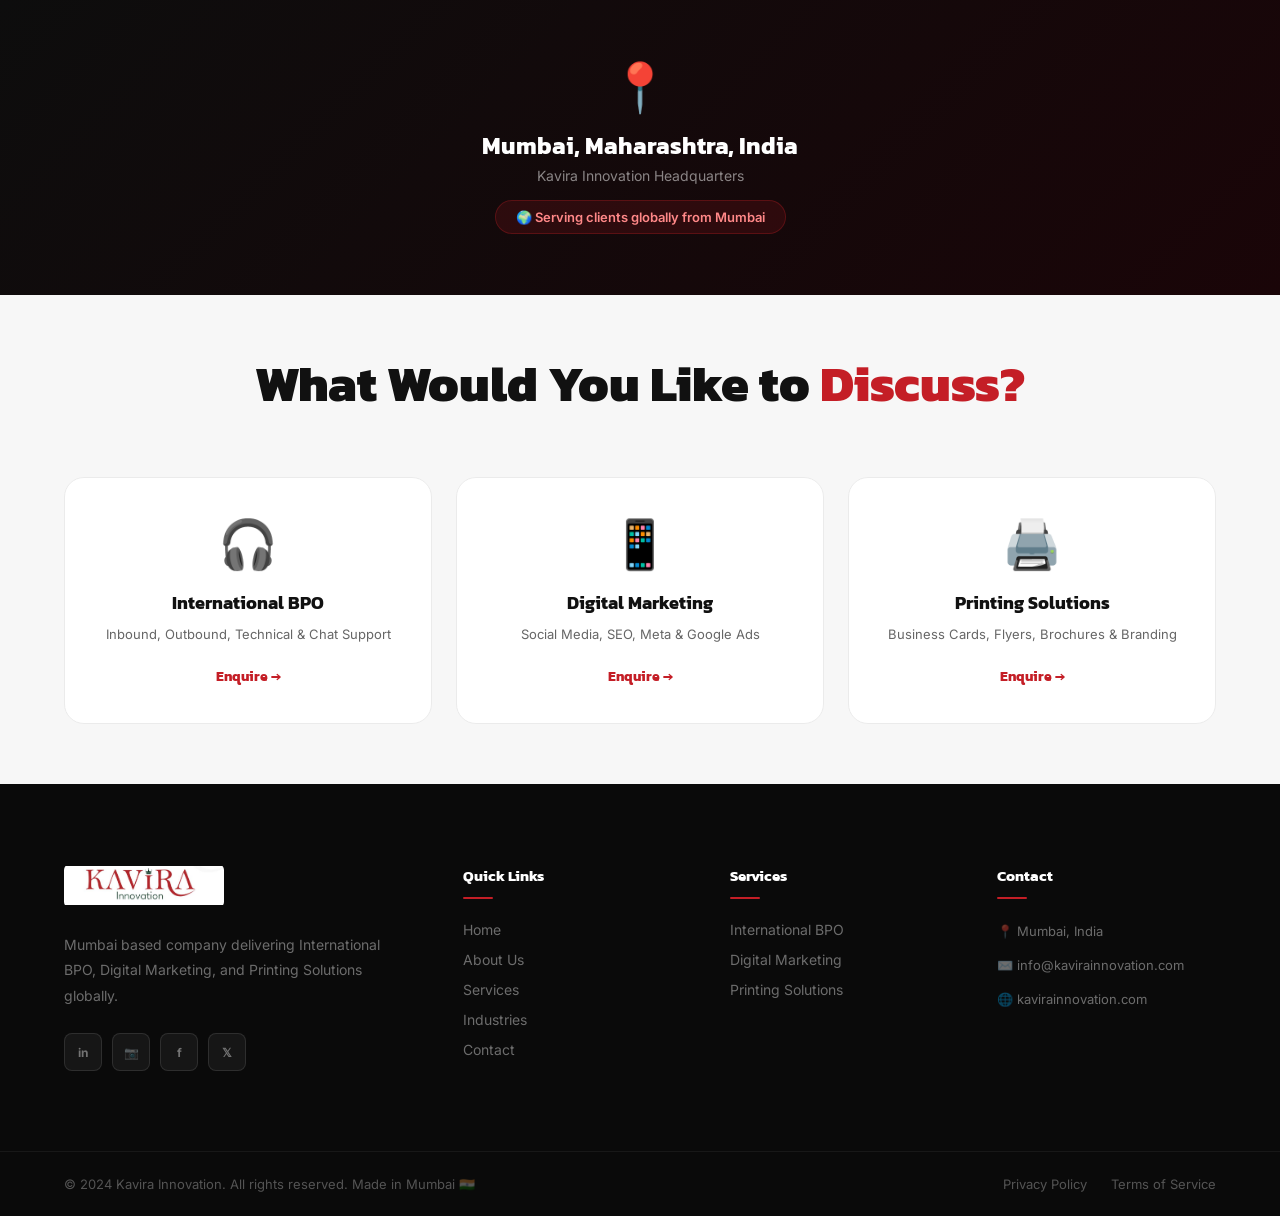
<file: contact.html>
<!DOCTYPE html>
<html lang="en">
<head>
  <meta charset="UTF-8" />
  <meta name="viewport" content="width=device-width, initial-scale=1.0" />
  <meta name="description" content="Contact Kavira Innovation – Mumbai based BPO, Digital Marketing & Printing company. Get in touch for a custom quote." />
  <title>Contact Us | Kavira Innovation</title>
  <link rel="preconnect" href="https://fonts.googleapis.com" />
  <link rel="preconnect" href="https://fonts.gstatic.com" crossorigin />
  <link href="https://fonts.googleapis.com/css2?family=Kanit:wght@300;400;500;600;700;800;900&family=Inter:wght@300;400;500;600;700&display=swap" rel="stylesheet" />
  <link href="https://unpkg.com/aos@2.3.4/dist/aos.css" rel="stylesheet" />
  <link rel="stylesheet" href="style.css" />
</head>
<body>
  <div class="cursor" id="cursor"></div>
  <div class="cursor-follower" id="cursorFollower"></div>

  <!-- HEADER -->
  <header class="header scrolled" id="header">
    <div class="header-container">
      <a href="index.html" class="logo">
        <img src="looogo.jpeg" alt="Kavira Innovation" class="logo-img" />
      </a>
      <nav class="nav" id="nav">
        <ul class="nav-list">
          <li><a href="index.html" class="nav-link">Home</a></li>
          <li><a href="about.html" class="nav-link">About</a></li>
          <li><a href="services.html" class="nav-link">Services</a></li>
          <li><a href="industries.html" class="nav-link">Industries</a></li>
          <li><a href="contact.html" class="nav-link active">Contact</a></li>
        </ul>
      </nav>
      <a href="contact.html" class="btn btn-primary header-cta">Get In Touch</a>
      <button class="hamburger" id="hamburger"><span></span><span></span><span></span></button>
    </div>
  </header>

  <!-- PAGE HERO -->
  <section class="page-hero">
    <div class="page-hero-bg"></div>
    <div class="container">
      <div class="page-hero-content">
        <div class="section-label" data-aos="fade-down">Reach Out</div>
        <h1 class="page-hero-title" data-aos="fade-up">Contact <span class="text-red">Us</span></h1>
        <p class="page-hero-desc" data-aos="fade-up" data-aos-delay="200">Ready to transform your business? Let's start the conversation. We'd love to hear from you.</p>
        <div class="breadcrumb" data-aos="fade-up" data-aos-delay="300">
          <a href="index.html">Home</a> <span>/</span> <span>Contact Us</span>
        </div>
      </div>
    </div>
  </section>

  <!-- CONTACT SECTION -->
  <section class="section">
    <div class="container">
      <div class="contact-grid">
        <!-- Info Side -->
        <div class="contact-info-full" data-aos="fade-right">
          <div class="section-label">Get In Touch</div>
          <h2 class="section-title">Let's Build Something <span class="text-red">Together</span></h2>
          <p class="about-desc" style="margin-bottom: 40px;">Whether you need BPO services, digital marketing support, or printing solutions — we're here to help. Reach out and our team will get back to you promptly.</p>

          <div class="contact-info-cards">
            <div class="contact-info-card" data-aos="fade-up" data-aos-delay="100">
              <div class="cic-icon">📍</div>
              <div class="cic-content">
                <h4>Our Location</h4>
                <p>Mumbai, Maharashtra, India</p>
              </div>
            </div>
            <div class="contact-info-card" data-aos="fade-up" data-aos-delay="200">
              <div class="cic-icon">✉️</div>
              <div class="cic-content">
                <h4>Email Us</h4>
                <p>info@kavirainnovation.com</p>
              </div>
            </div>
            <div class="contact-info-card" data-aos="fade-up" data-aos-delay="300">
              <div class="cic-icon">🌐</div>
              <div class="cic-content">
                <h4>Website</h4>
                <p>www.kavirainnovation.com</p>
              </div>
            </div>
            <div class="contact-info-card" data-aos="fade-up" data-aos-delay="400">
              <div class="cic-icon">🕐</div>
              <div class="cic-content">
                <h4>Working Hours</h4>
                <p>24/7 — We're always available</p>
              </div>
            </div>
          </div>

          <!-- Social Links -->
          <div class="contact-social-full" data-aos="fade-up" data-aos-delay="500">
            <h4>Follow Kavira Innovation</h4>
            <div class="social-links-full">
              <a href="#" class="social-link-full">
                <span class="slf-icon">in</span>
                <span>LinkedIn</span>
              </a>
              <a href="https://www.instagram.com/kavirainnovation?igsh=aDJmMXNwdjh2dXk4&utm_source=qr" target="_blank" rel="noopener noreferrer" aria-label="Instagram" class="social-link-full">
                <span class="slf-icon">📷</span>
                <span>Instagram</span>
              </a>
              <a href="https://www.facebook.com/share/14huGn4qQcU/?mibextid=wwXIfr" target="_blank" rel="noopener noreferrer" aria-label="Facebook" class="social-link-full">
                <span class="slf-icon">f</span>
                <span>Facebook</span>
              </a>
              <a href="https://x.com/KaviraInnovati" target="_blank" rel="noopener noreferrer" aria-label="Twitter" class="social-link-full">
                <span class="slf-icon">𝕏</span>
                <span>Twitter</span>
              </a>
            </div>
          </div>
        </div>

        <!-- Form Side -->
        <div class="contact-form-wrapper contact-form-light" data-aos="fade-left">
          <div class="form-header">
            <h3>Send Us a Message</h3>
            <p>Fill in the form below and we'll respond within 24 hours.</p>
          </div>
          <form class="contact-form" id="contactForm" method="POST" novalidate>
            <div class="form-row">
              <div class="form-group">
                <label for="firstName">First Name *</label>
                <input type="text" id="firstName" name="firstName" placeholder="Your first name" required />
              </div>
              <div class="form-group">
                <label for="lastName">Last Name *</label>
                <input type="text" id="lastName" name="lastName" placeholder="Your last name" required />
              </div>
            </div>
            <div class="form-group">
              <label for="email">Email Address *</label>
              <input type="email" id="email" name="email" placeholder="your@email.com" required />
            </div>
            <div class="form-group">
              <label for="phone">Phone Number</label>
              <input type="tel" id="phone" name="phone" placeholder="+91 XXXXX XXXXX" />
            </div>
            <div class="form-group">
              <label for="company">Company Name</label>
              <input type="text" id="company" name="company" placeholder="Your company" />
            </div>
            <div class="form-group">
              <label for="service">Service Interested In *</label>
              <select id="service" name="service" required>
                <option value="">Select a service...</option>
                <option value="bpo">International BPO</option>
                <option value="digital">Digital Marketing</option>
                <option value="printing">Printing Solutions</option>
                <option value="combo">Combo Package</option>
                <option value="other">Other / General Enquiry</option>
              </select>
            </div>
            <div class="form-group">
              <label for="message">Your Message *</label>
              <textarea id="message" name="message" rows="5" placeholder="Tell us about your project, requirements, or any questions you have..." required></textarea>
            </div>
            <button type="submit" class="btn btn-primary btn-lg btn-full" id="submitBtn">
              <span>Send Message</span>
              <svg viewBox="0 0 24 24" fill="none" stroke="currentColor" stroke-width="2"><path d="M22 2L11 13M22 2l-7 20-4-9-9-4 20-7z"/></svg>
            </button>
          </form>
        </div>
      </div>
    </div>
  </section>

  <!-- MAP PLACEHOLDER -->
  <div class="map-section" data-aos="fade-up">
    <div class="map-placeholder">
      <div class="map-inner">
        <div class="map-pin">📍</div>
        <h3>Mumbai, Maharashtra, India</h3>
        <p>Kavira Innovation Headquarters</p>
        <div class="map-badge">🌍 Serving clients globally from Mumbai</div>
      </div>
    </div>
  </div>

  <!-- QUICK ENQUIRY CARDS -->
  <section class="section" style="background: var(--off-white); padding: 60px 0;">
    <div class="container">
      <div class="section-header" data-aos="fade-up">
        <h2 class="section-title">What Would You Like to <span class="text-red">Discuss?</span></h2>
      </div>
      <div class="enquiry-grid">
        <a href="#" class="enquiry-card" data-aos="fade-up" data-aos-delay="100" onclick="document.getElementById('service').value='bpo'; document.getElementById('service').scrollIntoView({behavior:'smooth'}); return false;">
          <div class="eq-icon">🎧</div>
          <h4>International BPO</h4>
          <p>Inbound, Outbound, Technical & Chat Support</p>
          <span class="eq-link">Enquire →</span>
        </a>
        <a href="#" class="enquiry-card" data-aos="fade-up" data-aos-delay="200" onclick="document.getElementById('service').value='digital'; document.getElementById('service').scrollIntoView({behavior:'smooth'}); return false;">
          <div class="eq-icon">📱</div>
          <h4>Digital Marketing</h4>
          <p>Social Media, SEO, Meta & Google Ads</p>
          <span class="eq-link">Enquire →</span>
        </a>
        <a href="#" class="enquiry-card" data-aos="fade-up" data-aos-delay="300" onclick="document.getElementById('service').value='printing'; document.getElementById('service').scrollIntoView({behavior:'smooth'}); return false;">
          <div class="eq-icon">🖨️</div>
          <h4>Printing Solutions</h4>
          <p>Business Cards, Flyers, Brochures & Branding</p>
          <span class="eq-link">Enquire →</span>
        </a>
      </div>
    </div>
  </section>

  <!-- FOOTER -->
  <footer class="footer">
    <div class="footer-top">
      <div class="container">
        <div class="footer-grid">
          <div class="footer-brand">
            <a href="index.html" class="logo">
              <img src="looogo.jpeg" alt="Kavira Innovation" class="logo-img" />
            </a>
            <p class="footer-desc">Mumbai based company delivering International BPO, Digital Marketing, and Printing Solutions globally.</p>
            <div class="footer-social">
              <a href="#" aria-label="LinkedIn">in</a>
              <a href="https://www.instagram.com/kavirainnovation?igsh=aDJmMXNwdjh2dXk4&utm_source=qr" target="_blank" rel="noopener noreferrer" aria-label="Instagram">📷</a>
              <a href="https://www.facebook.com/share/14huGn4qQcU/?mibextid=wwXIfr" target="_blank" rel="noopener noreferrer" aria-label="Facebook">f</a>
              <a href="https://x.com/KaviraInnovati" target="_blank" rel="noopener noreferrer" aria-label="Twitter">𝕏</a>
            </div>
          </div>
          <div class="footer-links-col">
            <h4>Quick Links</h4>
            <ul>
              <li><a href="index.html">Home</a></li>
              <li><a href="about.html">About Us</a></li>
              <li><a href="services.html">Services</a></li>
              <li><a href="industries.html">Industries</a></li>
              <li><a href="contact.html">Contact</a></li>
            </ul>
          </div>
          <div class="footer-links-col">
            <h4>Services</h4>
            <ul>
              <li><a href="services.html#bpo">International BPO</a></li>
              <li><a href="services.html#digital">Digital Marketing</a></li>
              <li><a href="services.html#printing">Printing Solutions</a></li>
            </ul>
          </div>
          <div class="footer-links-col">
            <h4>Contact</h4>
            <ul class="footer-contact-list">
              <li>📍 Mumbai, India</li>
              <li>✉️ info@kavirainnovation.com</li>
              <li>🌐 kavirainnovation.com</li>
            </ul>
          </div>
        </div>
      </div>
    </div>
    <div class="footer-bottom">
      <div class="container">
        <p>© 2024 Kavira Innovation. All rights reserved. Made in Mumbai 🇮🇳</p>
        <div class="footer-bottom-links"><a href="#">Privacy Policy</a><a href="#">Terms of Service</a></div>
      </div>
    </div>
  </footer>
  <button class="back-to-top" id="backToTop"><svg viewBox="0 0 24 24" fill="none" stroke="currentColor" stroke-width="2.5"><path d="M18 15l-6-6-6 6"/></svg></button>
  <script src="https://unpkg.com/aos@2.3.4/dist/aos.js"></script>
  <script src="script.js"></script>
</body>
</html>
</file>
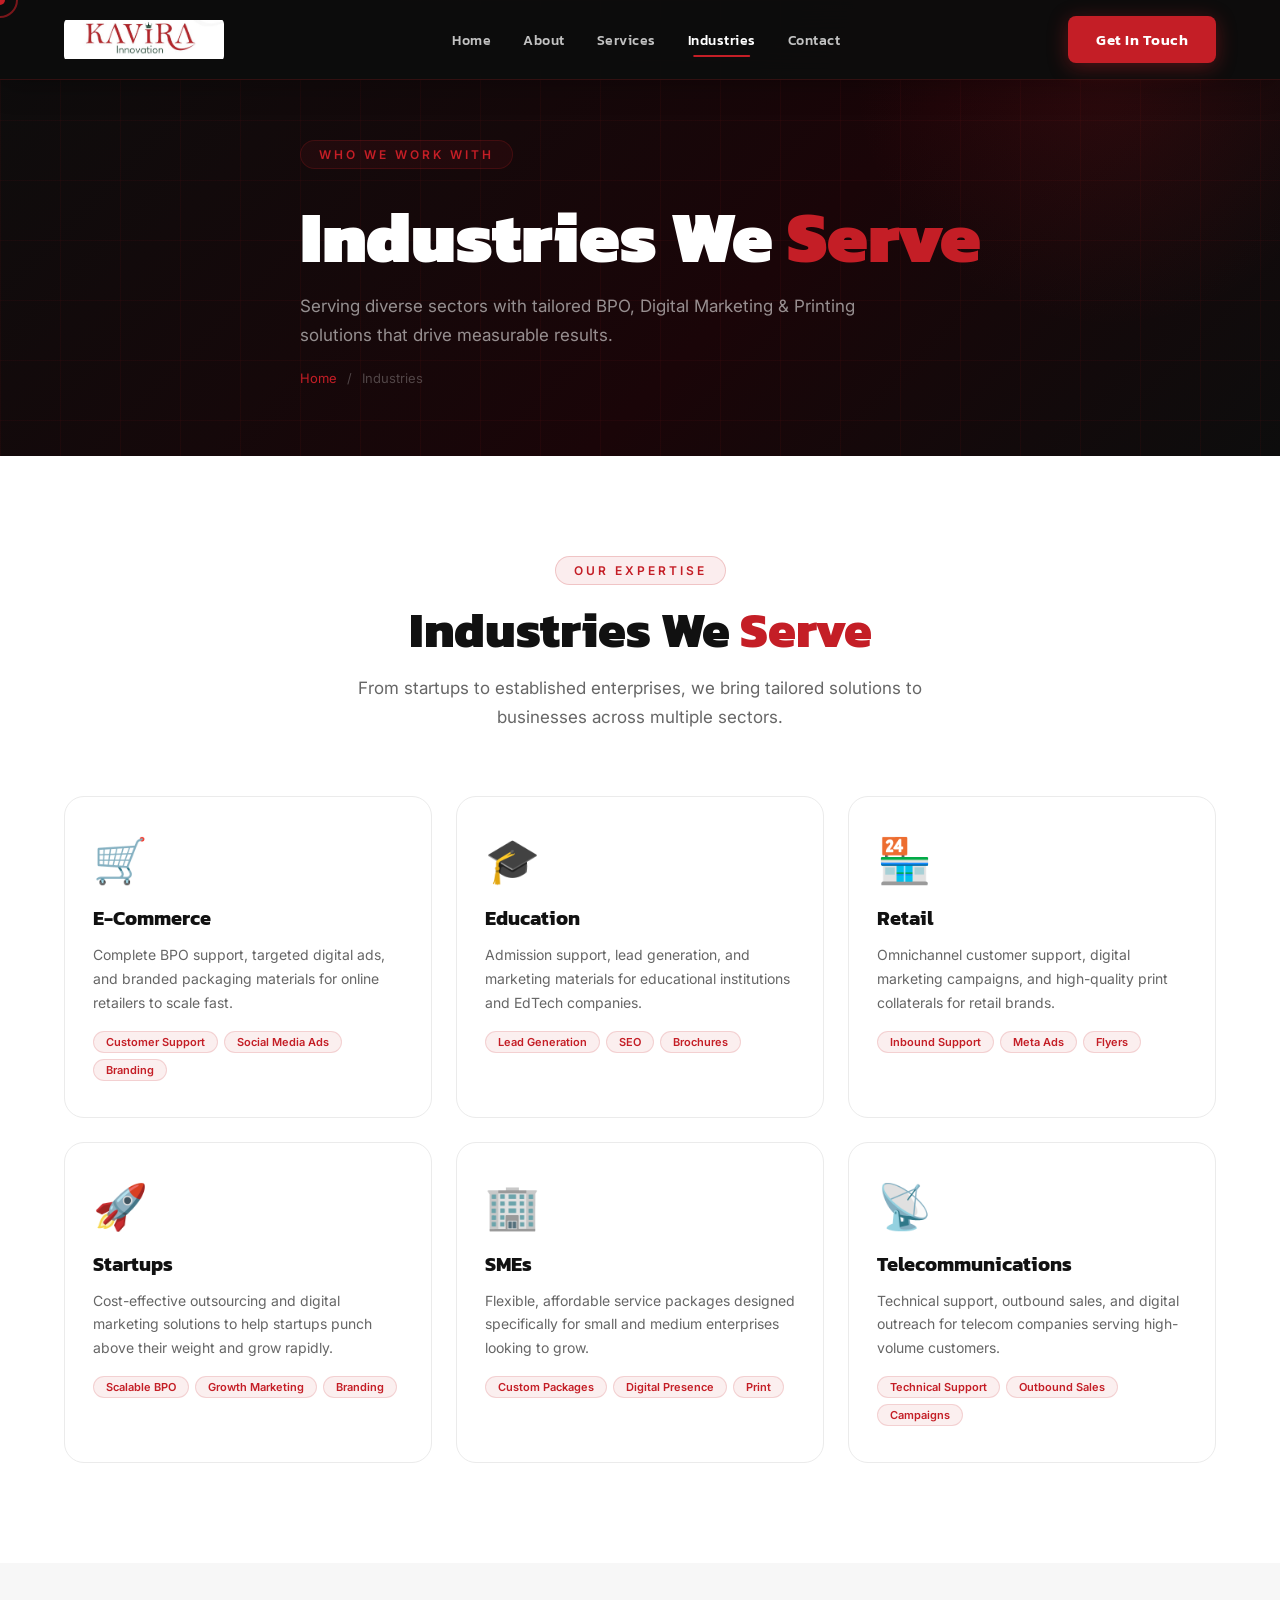
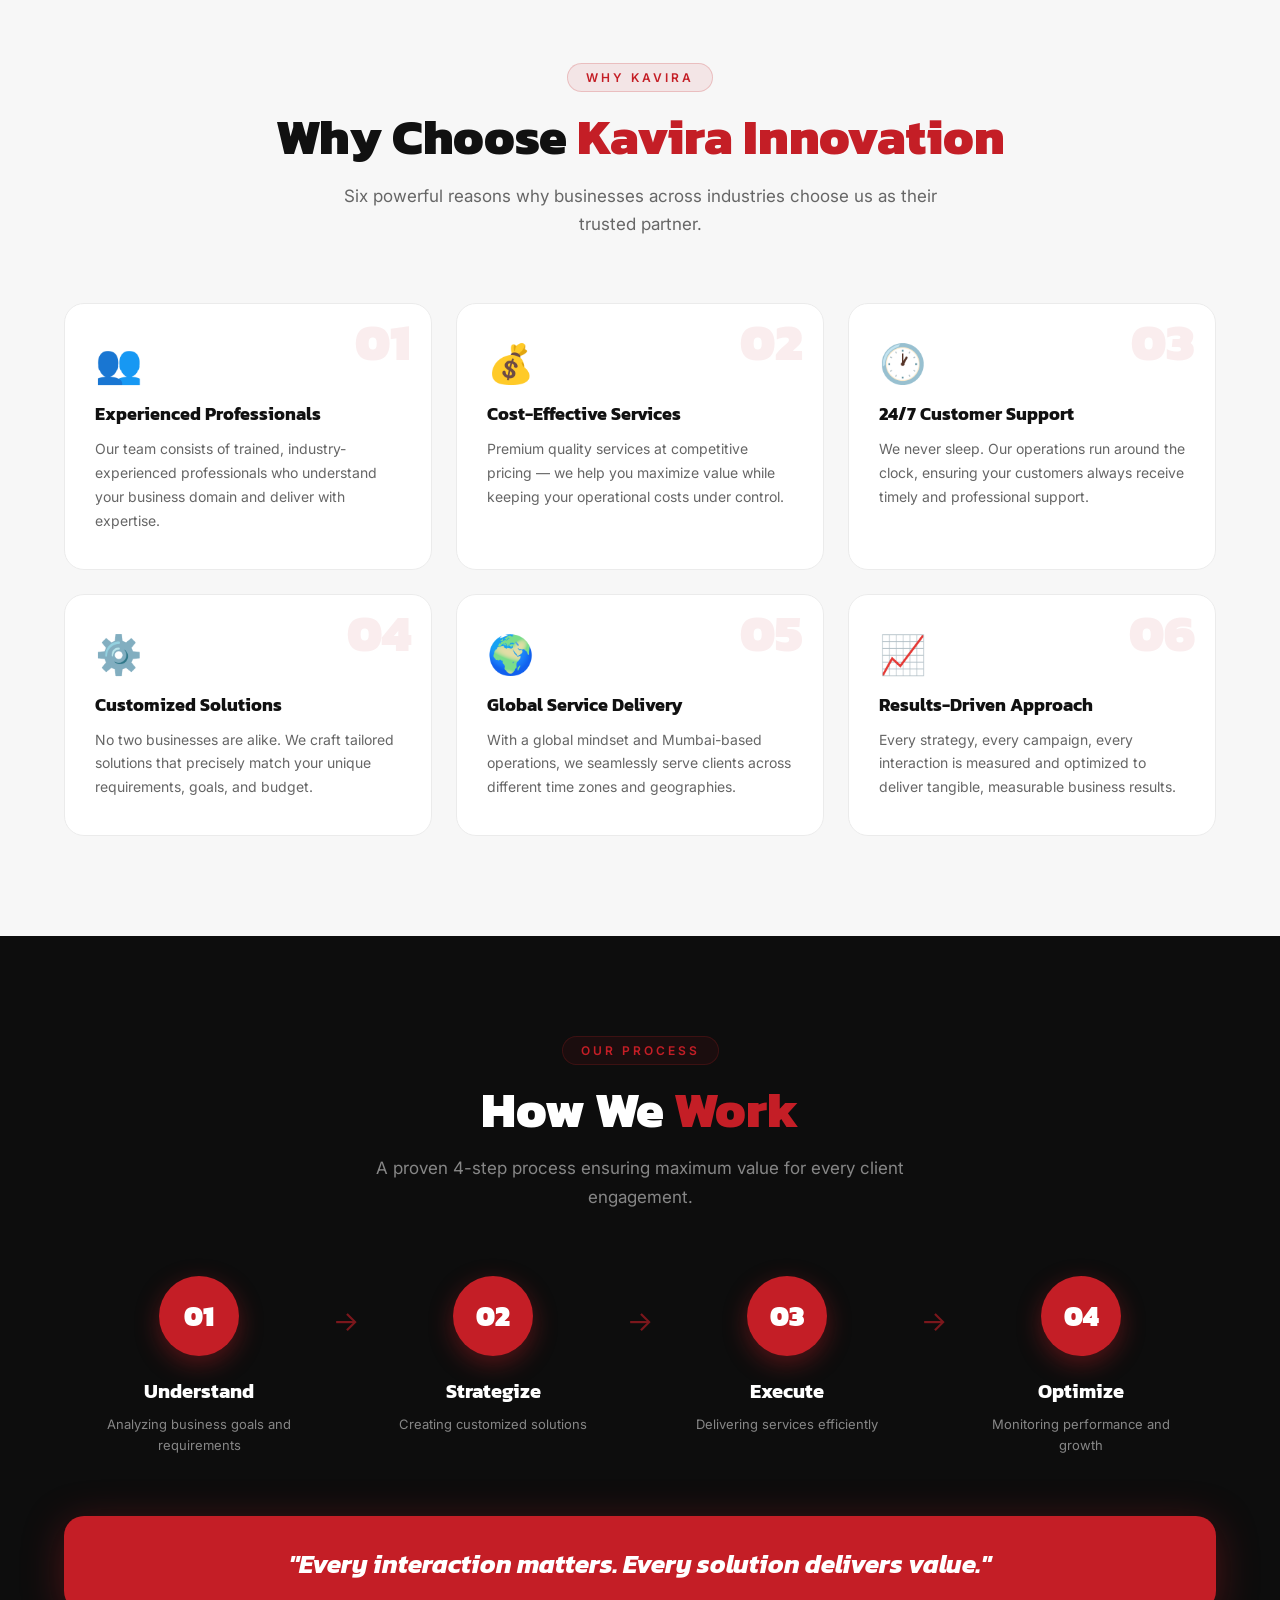
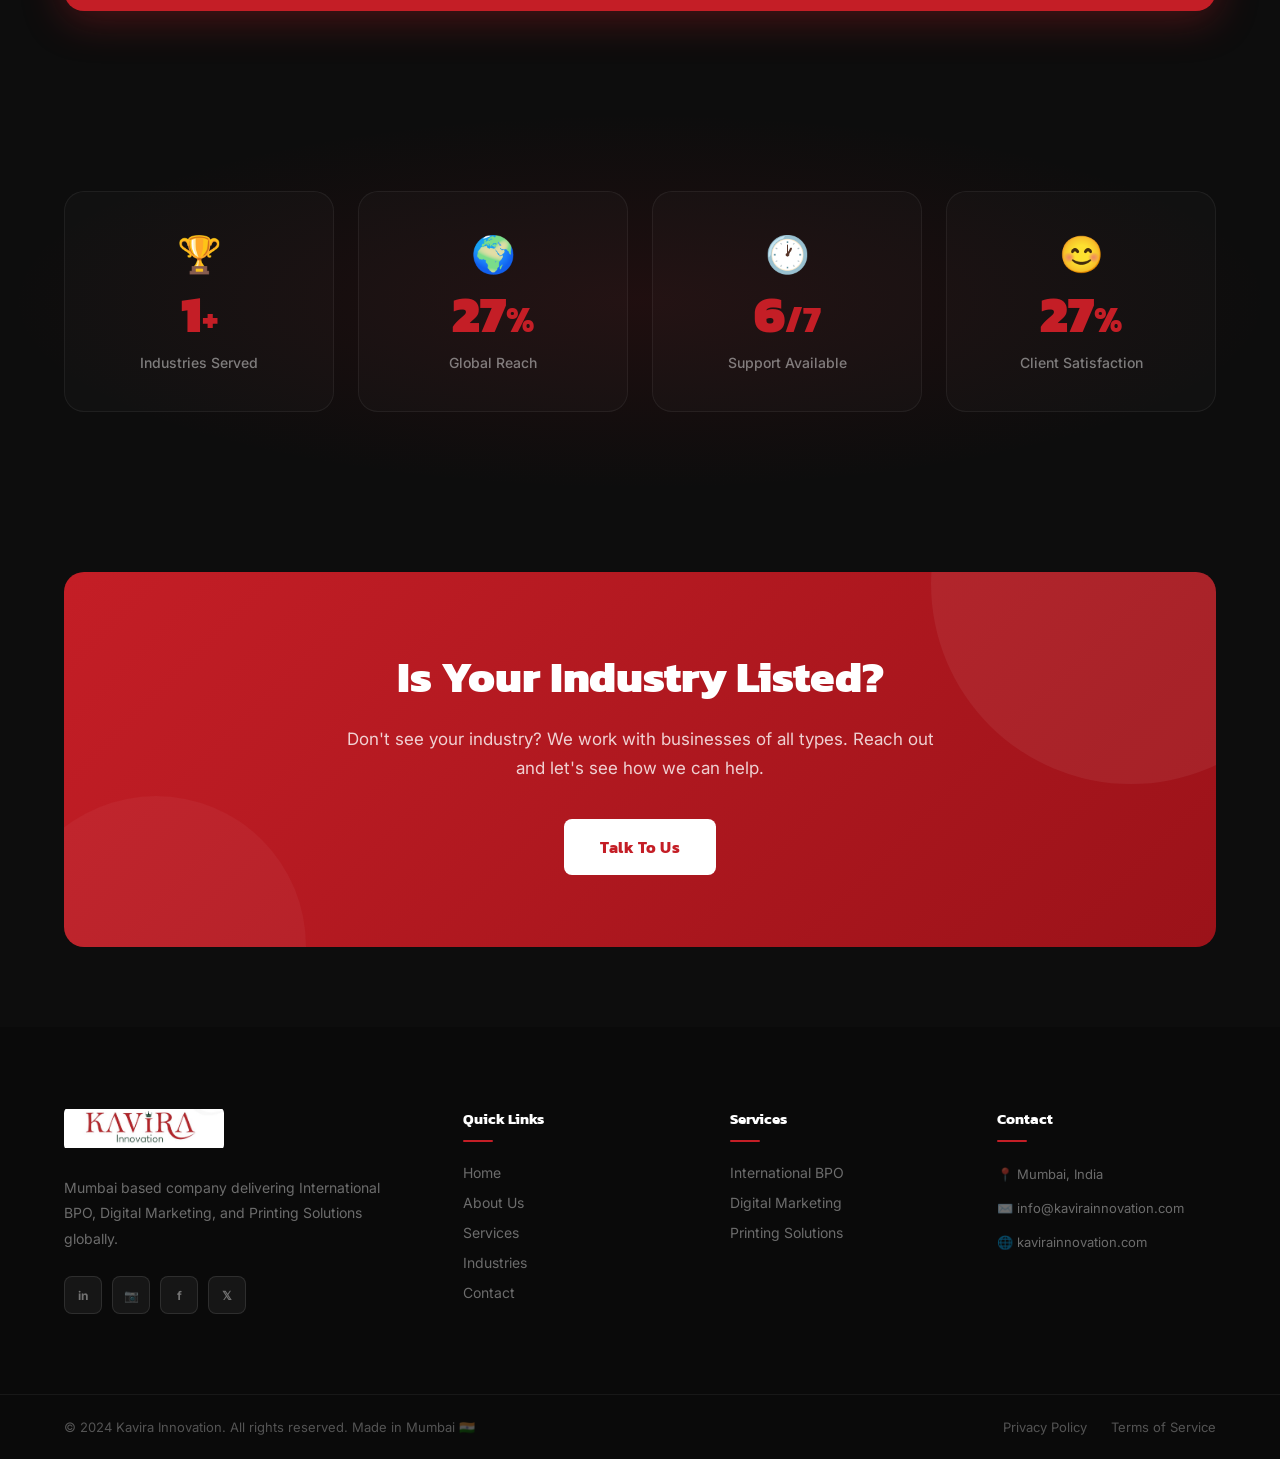
<file: industries.html>
<!DOCTYPE html>
<html lang="en">
<head>
  <meta charset="UTF-8" />
  <meta name="viewport" content="width=device-width, initial-scale=1.0" />
  <meta name="description" content="Industries Kavira Innovation serves: E-Commerce, Education, Retail, Startups, SMEs, Telecommunications. Why choose us and our process." />
  <title>Industries | Kavira Innovation</title>
  <link rel="preconnect" href="https://fonts.googleapis.com" />
  <link rel="preconnect" href="https://fonts.gstatic.com" crossorigin />
  <link href="https://fonts.googleapis.com/css2?family=Kanit:wght@300;400;500;600;700;800;900&family=Inter:wght@300;400;500;600;700&display=swap" rel="stylesheet" />
  <link href="https://unpkg.com/aos@2.3.4/dist/aos.css" rel="stylesheet" />
  <link rel="stylesheet" href="style.css" />
</head>
<body>
  <div class="cursor" id="cursor"></div>
  <div class="cursor-follower" id="cursorFollower"></div>

  <!-- HEADER -->
  <header class="header scrolled" id="header">
    <div class="header-container">
      <a href="index.html" class="logo">
        <img src="looogo.jpeg" alt="Kavira Innovation" class="logo-img" />
      </a>
      <nav class="nav" id="nav">
        <ul class="nav-list">
          <li><a href="index.html" class="nav-link">Home</a></li>
          <li><a href="about.html" class="nav-link">About</a></li>
          <li><a href="services.html" class="nav-link">Services</a></li>
          <li><a href="industries.html" class="nav-link active">Industries</a></li>
          <li><a href="contact.html" class="nav-link">Contact</a></li>
        </ul>
      </nav>
      <a href="contact.html" class="btn btn-primary header-cta">Get In Touch</a>
      <button class="hamburger" id="hamburger"><span></span><span></span><span></span></button>
    </div>
  </header>

  <!-- PAGE HERO -->
  <section class="page-hero">
    <div class="page-hero-bg"></div>
    <div class="container">
      <div class="page-hero-content">
        <div class="section-label" data-aos="fade-down">Who We Work With</div>
        <h1 class="page-hero-title" data-aos="fade-up">Industries We <span class="text-red">Serve</span></h1>
        <p class="page-hero-desc" data-aos="fade-up" data-aos-delay="200">Serving diverse sectors with tailored BPO, Digital Marketing & Printing solutions that drive measurable results.</p>
        <div class="breadcrumb" data-aos="fade-up" data-aos-delay="300">
          <a href="index.html">Home</a> <span>/</span> <span>Industries</span>
        </div>
      </div>
    </div>
  </section>

  <!-- INDUSTRIES WE SERVE -->
  <section class="section">
    <div class="container">
      <div class="section-header" data-aos="fade-up">
        <div class="section-label">Our Expertise</div>
        <h2 class="section-title">Industries We <span class="text-red">Serve</span></h2>
        <p class="section-desc">From startups to established enterprises, we bring tailored solutions to businesses across multiple sectors.</p>
      </div>
      <div class="industries-grid">
        <div class="industry-card" data-aos="fade-up" data-aos-delay="100">
          <div class="industry-icon">🛒</div>
          <h3>E-Commerce</h3>
          <p>Complete BPO support, targeted digital ads, and branded packaging materials for online retailers to scale fast.</p>
          <div class="industry-tags">
            <span>Customer Support</span>
            <span>Social Media Ads</span>
            <span>Branding</span>
          </div>
        </div>
        <div class="industry-card" data-aos="fade-up" data-aos-delay="150">
          <div class="industry-icon">🎓</div>
          <h3>Education</h3>
          <p>Admission support, lead generation, and marketing materials for educational institutions and EdTech companies.</p>
          <div class="industry-tags">
            <span>Lead Generation</span>
            <span>SEO</span>
            <span>Brochures</span>
          </div>
        </div>
        <div class="industry-card" data-aos="fade-up" data-aos-delay="200">
          <div class="industry-icon">🏪</div>
          <h3>Retail</h3>
          <p>Omnichannel customer support, digital marketing campaigns, and high-quality print collaterals for retail brands.</p>
          <div class="industry-tags">
            <span>Inbound Support</span>
            <span>Meta Ads</span>
            <span>Flyers</span>
          </div>
        </div>
        <div class="industry-card" data-aos="fade-up" data-aos-delay="250">
          <div class="industry-icon">🚀</div>
          <h3>Startups</h3>
          <p>Cost-effective outsourcing and digital marketing solutions to help startups punch above their weight and grow rapidly.</p>
          <div class="industry-tags">
            <span>Scalable BPO</span>
            <span>Growth Marketing</span>
            <span>Branding</span>
          </div>
        </div>
        <div class="industry-card" data-aos="fade-up" data-aos-delay="300">
          <div class="industry-icon">🏢</div>
          <h3>SMEs</h3>
          <p>Flexible, affordable service packages designed specifically for small and medium enterprises looking to grow.</p>
          <div class="industry-tags">
            <span>Custom Packages</span>
            <span>Digital Presence</span>
            <span>Print</span>
          </div>
        </div>
        <div class="industry-card" data-aos="fade-up" data-aos-delay="350">
          <div class="industry-icon">📡</div>
          <h3>Telecommunications</h3>
          <p>Technical support, outbound sales, and digital outreach for telecom companies serving high-volume customers.</p>
          <div class="industry-tags">
            <span>Technical Support</span>
            <span>Outbound Sales</span>
            <span>Campaigns</span>
          </div>
        </div>
      </div>
    </div>
  </section>

  <!-- WHY CHOOSE US -->
  <section class="section" style="background: var(--off-white);" id="why-us">
    <div class="container">
      <div class="section-header" data-aos="fade-up">
        <div class="section-label">Why Kavira</div>
        <h2 class="section-title">Why Choose <span class="text-red">Kavira Innovation</span></h2>
        <p class="section-desc">Six powerful reasons why businesses across industries choose us as their trusted partner.</p>
      </div>
      <div class="why-big-grid">
        <div class="why-big-card" data-aos="fade-up" data-aos-delay="100">
          <div class="why-big-num">01</div>
          <div class="why-big-icon">👥</div>
          <h3>Experienced Professionals</h3>
          <p>Our team consists of trained, industry-experienced professionals who understand your business domain and deliver with expertise.</p>
        </div>
        <div class="why-big-card" data-aos="fade-up" data-aos-delay="150">
          <div class="why-big-num">02</div>
          <div class="why-big-icon">💰</div>
          <h3>Cost-Effective Services</h3>
          <p>Premium quality services at competitive pricing — we help you maximize value while keeping your operational costs under control.</p>
        </div>
        <div class="why-big-card" data-aos="fade-up" data-aos-delay="200">
          <div class="why-big-num">03</div>
          <div class="why-big-icon">🕐</div>
          <h3>24/7 Customer Support</h3>
          <p>We never sleep. Our operations run around the clock, ensuring your customers always receive timely and professional support.</p>
        </div>
        <div class="why-big-card" data-aos="fade-up" data-aos-delay="250">
          <div class="why-big-num">04</div>
          <div class="why-big-icon">⚙️</div>
          <h3>Customized Solutions</h3>
          <p>No two businesses are alike. We craft tailored solutions that precisely match your unique requirements, goals, and budget.</p>
        </div>
        <div class="why-big-card" data-aos="fade-up" data-aos-delay="300">
          <div class="why-big-num">05</div>
          <div class="why-big-icon">🌍</div>
          <h3>Global Service Delivery</h3>
          <p>With a global mindset and Mumbai-based operations, we seamlessly serve clients across different time zones and geographies.</p>
        </div>
        <div class="why-big-card" data-aos="fade-up" data-aos-delay="350">
          <div class="why-big-num">06</div>
          <div class="why-big-icon">📈</div>
          <h3>Results-Driven Approach</h3>
          <p>Every strategy, every campaign, every interaction is measured and optimized to deliver tangible, measurable business results.</p>
        </div>
      </div>
    </div>
  </section>

  <!-- HOW WE WORK -->
  <section class="howwework section section--dark">
    <div class="container">
      <div class="section-header" data-aos="fade-up">
        <div class="section-label">Our Process</div>
        <h2 class="section-title" style="color:white;">How We <span class="text-red">Work</span></h2>
        <p class="section-desc">A proven 4-step process ensuring maximum value for every client engagement.</p>
      </div>
      <div class="process-steps" data-aos="fade-up">
        <div class="process-step">
          <div class="process-num">01</div>
          <h3>Understand</h3>
          <p>Analyzing business goals and requirements</p>
        </div>
        <div class="process-arrow">→</div>
        <div class="process-step">
          <div class="process-num">02</div>
          <h3>Strategize</h3>
          <p>Creating customized solutions</p>
        </div>
        <div class="process-arrow">→</div>
        <div class="process-step">
          <div class="process-num">03</div>
          <h3>Execute</h3>
          <p>Delivering services efficiently</p>
        </div>
        <div class="process-arrow">→</div>
        <div class="process-step">
          <div class="process-num">04</div>
          <h3>Optimize</h3>
          <p>Monitoring performance and growth</p>
        </div>
      </div>
      <div class="quote-banner" data-aos="fade-up">
        "Every interaction matters. Every solution delivers value."
      </div>
    </div>
  </section>

  <!-- STATS -->
  <section class="stats-section">
    <div class="stats-bg-pattern"></div>
    <div class="container">
      <div class="stats-grid">
        <div class="stat-item" data-aos="zoom-in" data-aos-delay="100">
          <div class="stat-icon">🏆</div>
          <div class="stat-number" data-count="6">0</div><div class="stat-suffix">+</div>
          <div class="stat-label">Industries Served</div>
        </div>
        <div class="stat-item" data-aos="zoom-in" data-aos-delay="200">
          <div class="stat-icon">🌍</div>
          <div class="stat-number" data-count="100">0</div><div class="stat-suffix">%</div>
          <div class="stat-label">Global Reach</div>
        </div>
        <div class="stat-item" data-aos="zoom-in" data-aos-delay="300">
          <div class="stat-icon">🕐</div>
          <div class="stat-number" data-count="24">0</div><div class="stat-suffix">/7</div>
          <div class="stat-label">Support Available</div>
        </div>
        <div class="stat-item" data-aos="zoom-in" data-aos-delay="400">
          <div class="stat-icon">😊</div>
          <div class="stat-number" data-count="100">0</div><div class="stat-suffix">%</div>
          <div class="stat-label">Client Satisfaction</div>
        </div>
      </div>
    </div>
  </section>

  <!-- CTA -->
  <section class="cta-section">
    <div class="container">
      <div class="cta-box" data-aos="zoom-in">
        <h2>Is Your Industry Listed?</h2>
        <p>Don't see your industry? We work with businesses of all types. Reach out and let's see how we can help.</p>
        <a href="contact.html" class="btn btn-white btn-lg">Talk To Us</a>
      </div>
    </div>
  </section>

  <!-- FOOTER -->
  <footer class="footer">
    <div class="footer-top">
      <div class="container">
        <div class="footer-grid">
          <div class="footer-brand">
            <a href="index.html" class="logo">
              <img src="looogo.jpeg" alt="Kavira Innovation" class="logo-img" />
            </a>
            <p class="footer-desc">Mumbai based company delivering International BPO, Digital Marketing, and Printing Solutions globally.</p>
            <div class="footer-social">
              <a href="#" aria-label="LinkedIn">in</a>
              <a href="https://www.instagram.com/kavirainnovation?igsh=aDJmMXNwdjh2dXk4&utm_source=qr" target="_blank" rel="noopener noreferrer" aria-label="Instagram">📷</a>
              <a href="https://www.facebook.com/share/14huGn4qQcU/?mibextid=wwXIfr" target="_blank" rel="noopener noreferrer" aria-label="Facebook">f</a>
              <a href="https://x.com/KaviraInnovati" target="_blank" rel="noopener noreferrer" aria-label="Twitter">𝕏</a>
            </div>
          </div>
          <div class="footer-links-col">
            <h4>Quick Links</h4>
            <ul>
              <li><a href="index.html">Home</a></li>
              <li><a href="about.html">About Us</a></li>
              <li><a href="services.html">Services</a></li>
              <li><a href="industries.html">Industries</a></li>
              <li><a href="contact.html">Contact</a></li>
            </ul>
          </div>
          <div class="footer-links-col">
            <h4>Services</h4>
            <ul>
              <li><a href="services.html#bpo">International BPO</a></li>
              <li><a href="services.html#digital">Digital Marketing</a></li>
              <li><a href="services.html#printing">Printing Solutions</a></li>
            </ul>
          </div>
          <div class="footer-links-col">
            <h4>Contact</h4>
            <ul class="footer-contact-list">
              <li>📍 Mumbai, India</li>
              <li>✉️ info@kavirainnovation.com</li>
              <li>🌐 kavirainnovation.com</li>
            </ul>
          </div>
        </div>
      </div>
    </div>
    <div class="footer-bottom">
      <div class="container">
        <p>© 2024 Kavira Innovation. All rights reserved. Made in Mumbai 🇮🇳</p>
        <div class="footer-bottom-links"><a href="#">Privacy Policy</a><a href="#">Terms of Service</a></div>
      </div>
    </div>
  </footer>
  <button class="back-to-top" id="backToTop"><svg viewBox="0 0 24 24" fill="none" stroke="currentColor" stroke-width="2.5"><path d="M18 15l-6-6-6 6"/></svg></button>
  <script src="https://unpkg.com/aos@2.3.4/dist/aos.js"></script>
  <script src="script.js"></script>
</body>
</html>
</file>
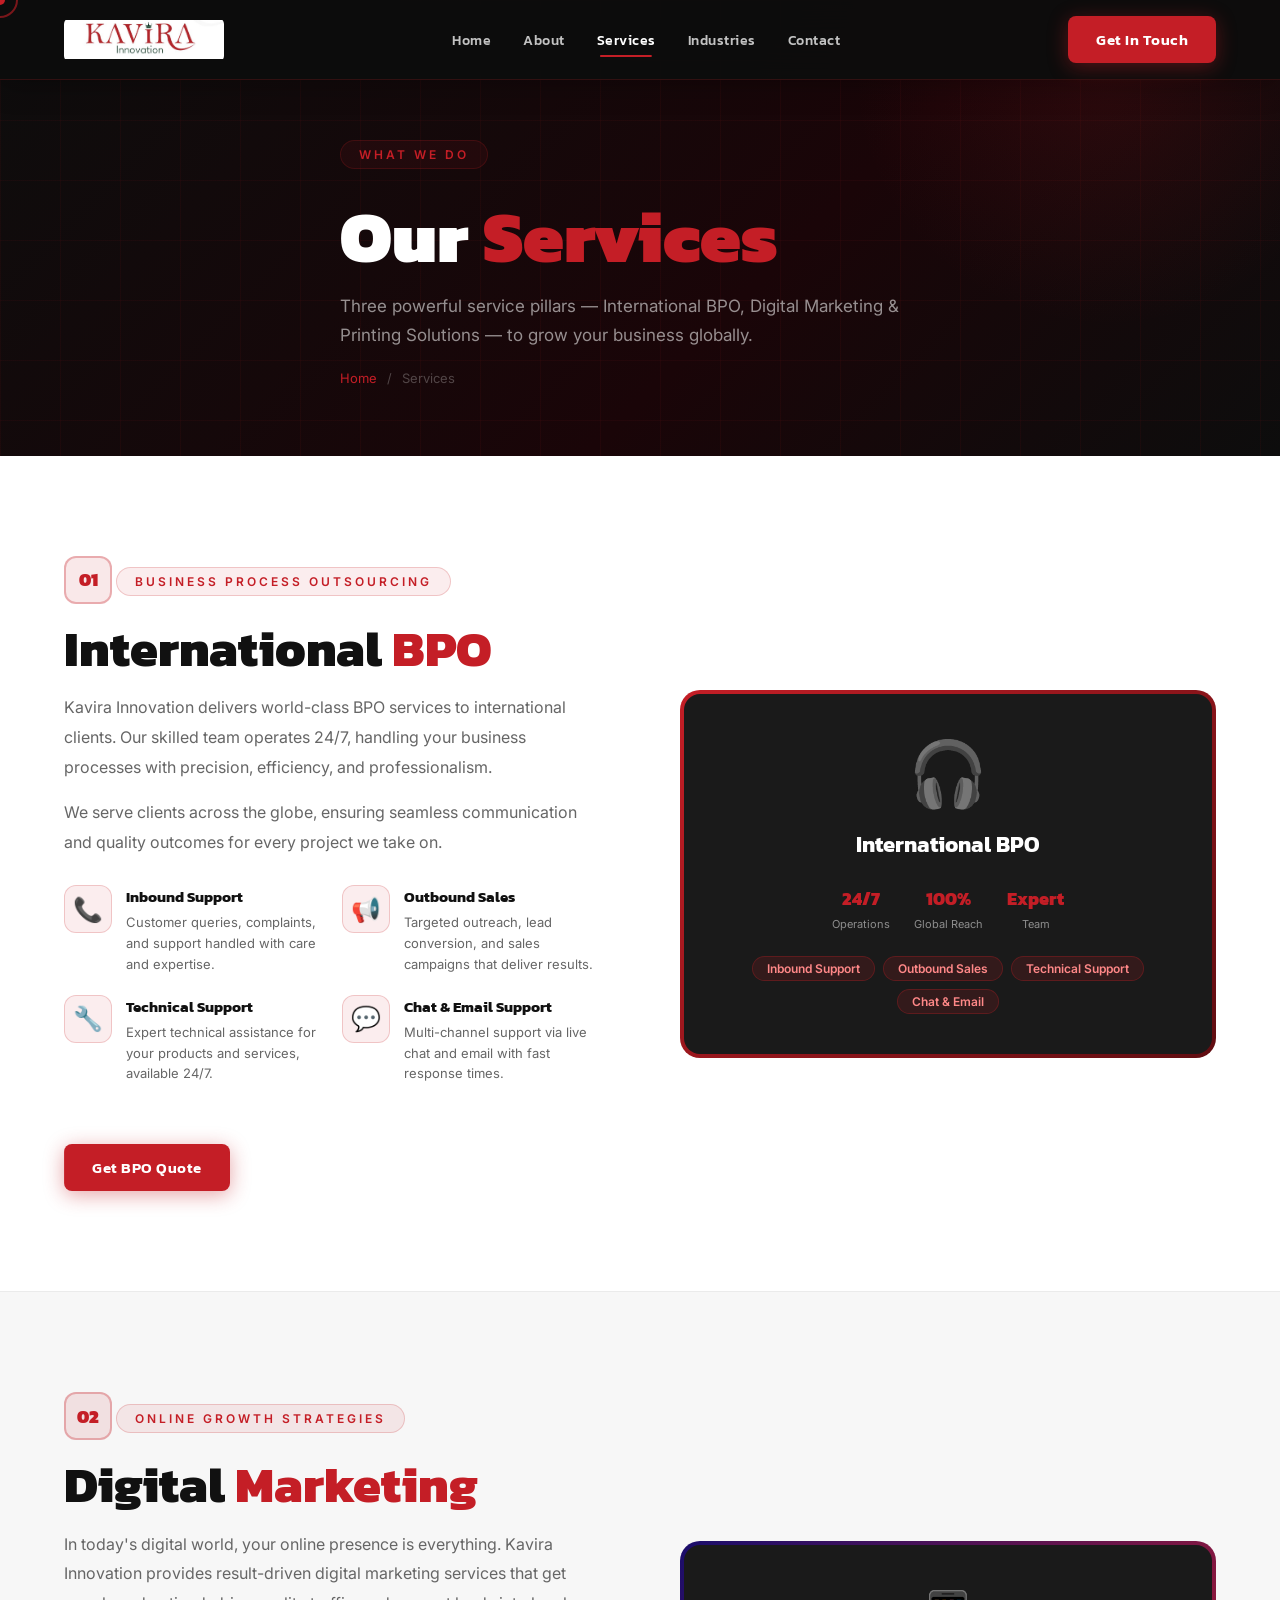
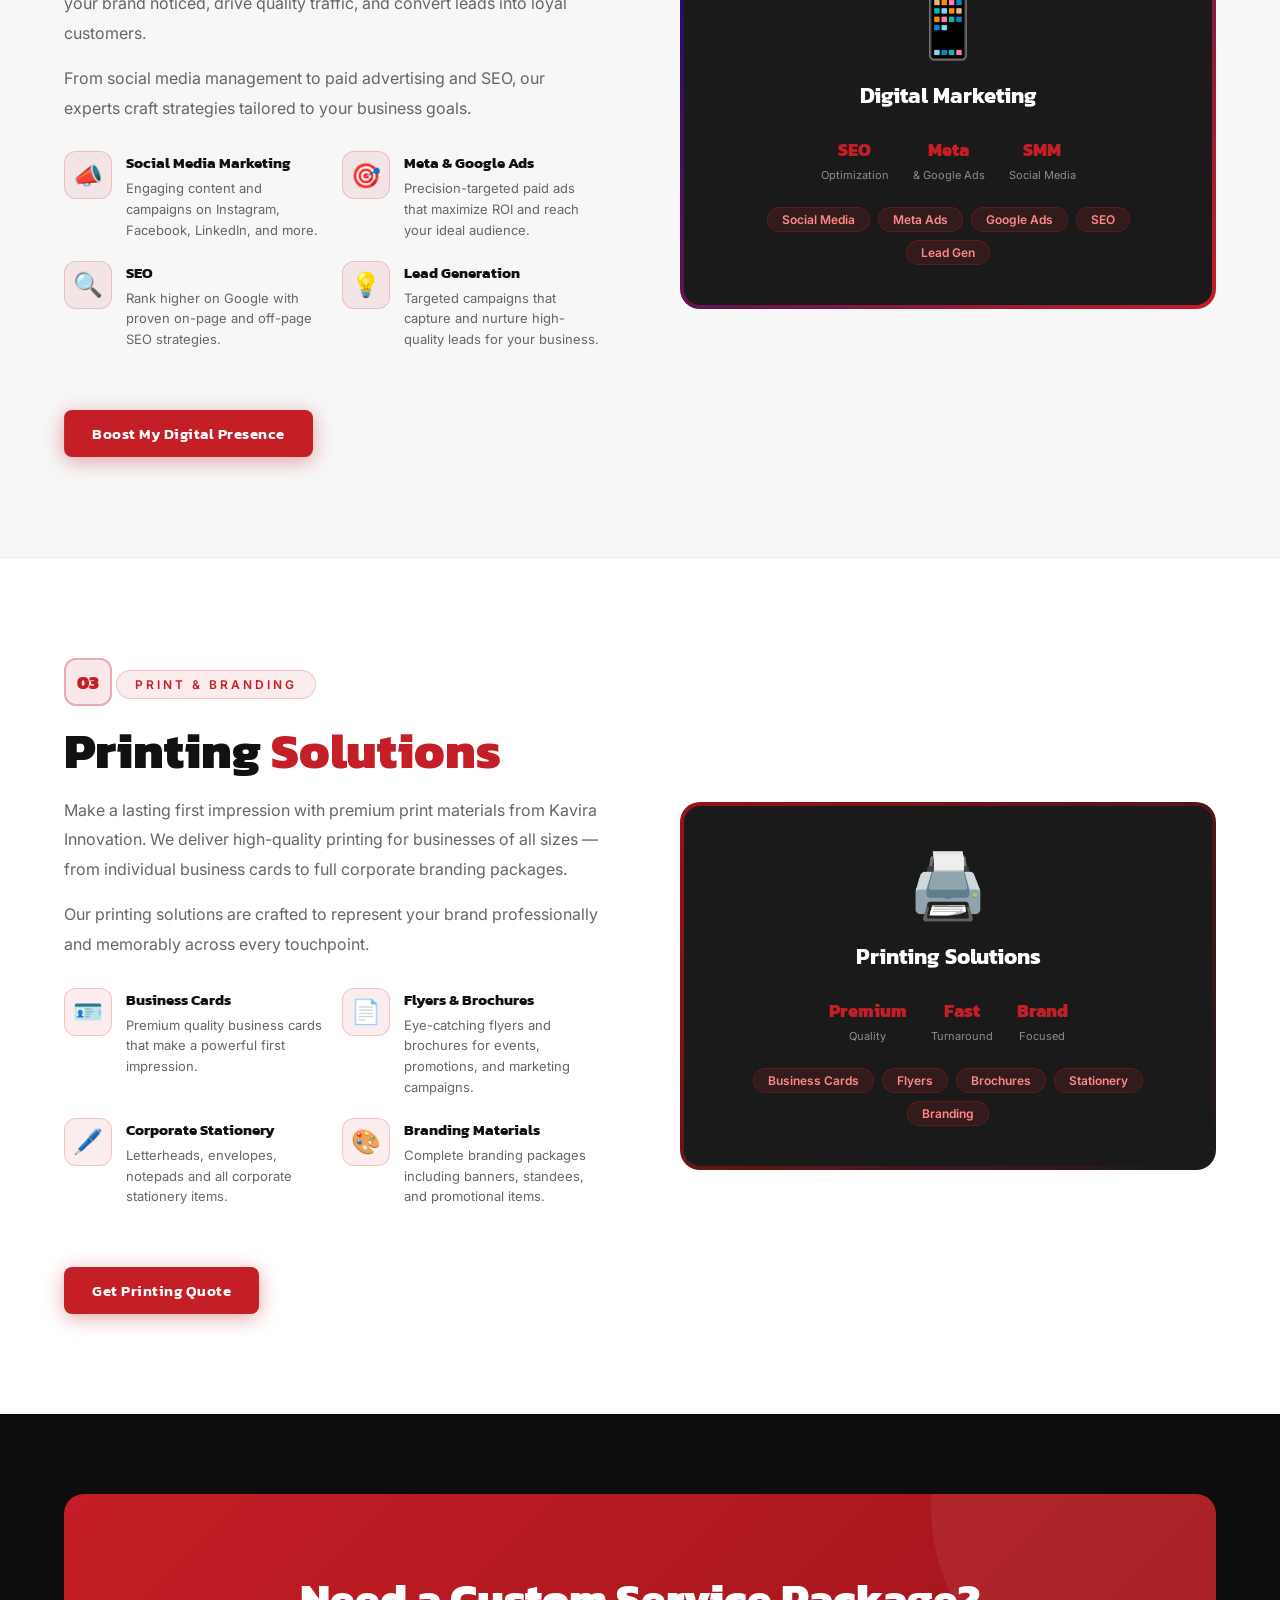
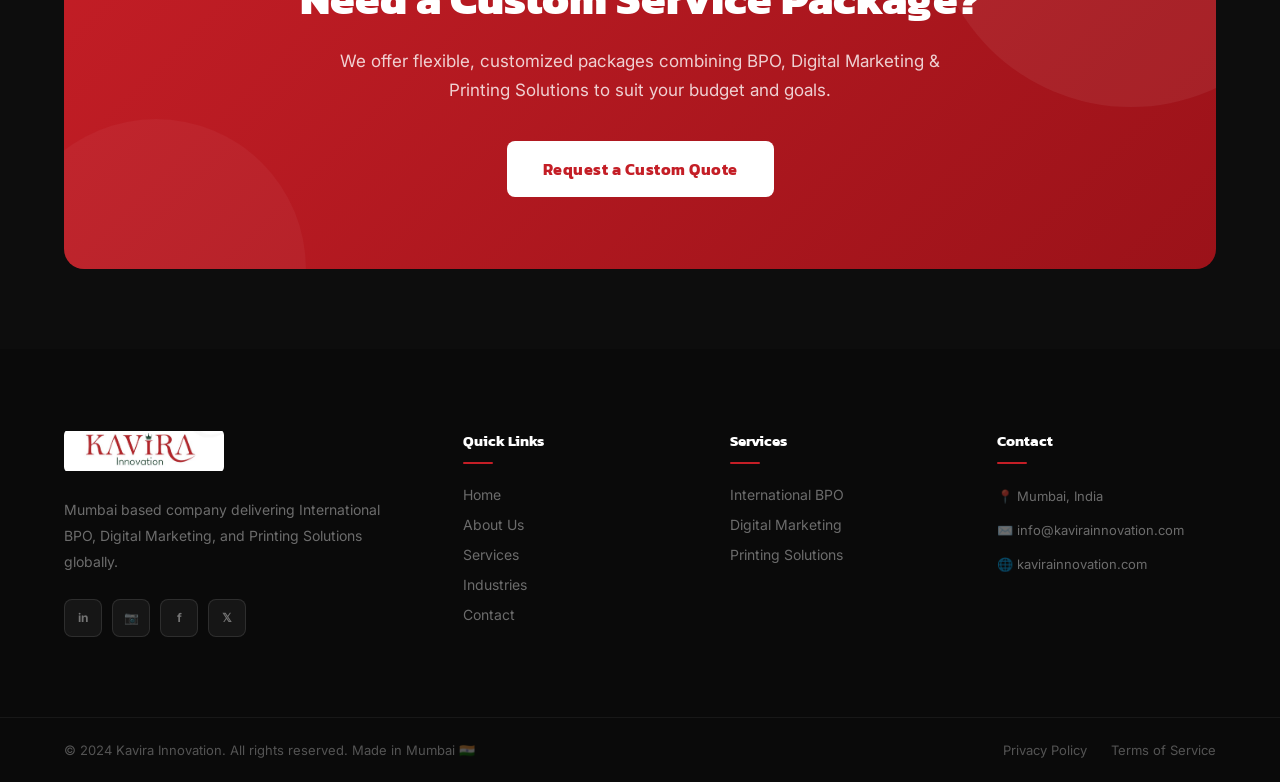
<file: services.html>
<!DOCTYPE html>
<html lang="en">
<head>
  <meta charset="UTF-8" />
  <meta name="viewport" content="width=device-width, initial-scale=1.0" />
  <meta name="description" content="Kavira Innovation Services – International BPO, Digital Marketing (Social Media, SEO, Google Ads), and Printing Solutions (Business Cards, Brochures)." />
  <title>Services | Kavira Innovation</title>
  <link rel="preconnect" href="https://fonts.googleapis.com" />
  <link rel="preconnect" href="https://fonts.gstatic.com" crossorigin />
  <link href="https://fonts.googleapis.com/css2?family=Kanit:wght@300;400;500;600;700;800;900&family=Inter:wght@300;400;500;600;700&display=swap" rel="stylesheet" />
  <link href="https://unpkg.com/aos@2.3.4/dist/aos.css" rel="stylesheet" />
  <link rel="stylesheet" href="style.css" />
</head>
<body>
  <div class="cursor" id="cursor"></div>
  <div class="cursor-follower" id="cursorFollower"></div>

  <!-- HEADER -->
  <header class="header scrolled" id="header">
    <div class="header-container">
      <a href="index.html" class="logo">
        <img src="looogo.jpeg" alt="Kavira Innovation" class="logo-img" />
      </a>
      <nav class="nav" id="nav">
        <ul class="nav-list">
          <li><a href="index.html" class="nav-link">Home</a></li>
          <li><a href="about.html" class="nav-link">About</a></li>
          <li><a href="services.html" class="nav-link active">Services</a></li>
          <li><a href="industries.html" class="nav-link">Industries</a></li>
          <li><a href="contact.html" class="nav-link">Contact</a></li>
        </ul>
      </nav>
      <a href="contact.html" class="btn btn-primary header-cta">Get In Touch</a>
      <button class="hamburger" id="hamburger"><span></span><span></span><span></span></button>
    </div>
  </header>

  <!-- PAGE HERO -->
  <section class="page-hero">
    <div class="page-hero-bg"></div>
    <div class="container">
      <div class="page-hero-content">
        <div class="section-label" data-aos="fade-down">What We Do</div>
        <h1 class="page-hero-title" data-aos="fade-up">Our <span class="text-red">Services</span></h1>
        <p class="page-hero-desc" data-aos="fade-up" data-aos-delay="200">Three powerful service pillars — International BPO, Digital Marketing & Printing Solutions — to grow your business globally.</p>
        <div class="breadcrumb" data-aos="fade-up" data-aos-delay="300">
          <a href="index.html">Home</a> <span>/</span> <span>Services</span>
        </div>
      </div>
    </div>
  </section>

  <!-- SERVICE 1: INTERNATIONAL BPO -->
  <section class="service-detail section" id="bpo">
    <div class="container">
      <div class="service-detail-grid">
        <div class="service-detail-content" data-aos="fade-right">
          <div class="service-detail-badge">01</div>
          <div class="section-label">Business Process Outsourcing</div>
          <h2 class="section-title">International <span class="text-red">BPO</span></h2>
          <p class="about-desc">Kavira Innovation delivers world-class BPO services to international clients. Our skilled team operates 24/7, handling your business processes with precision, efficiency, and professionalism.</p>
          <p class="about-desc">We serve clients across the globe, ensuring seamless communication and quality outcomes for every project we take on.</p>
          <div class="service-features-grid">
            <div class="service-feature-item">
              <div class="sfi-icon">📞</div>
              <div>
                <h4>Inbound Support</h4>
                <p>Customer queries, complaints, and support handled with care and expertise.</p>
              </div>
            </div>
            <div class="service-feature-item">
              <div class="sfi-icon">📢</div>
              <div>
                <h4>Outbound Sales</h4>
                <p>Targeted outreach, lead conversion, and sales campaigns that deliver results.</p>
              </div>
            </div>
            <div class="service-feature-item">
              <div class="sfi-icon">🔧</div>
              <div>
                <h4>Technical Support</h4>
                <p>Expert technical assistance for your products and services, available 24/7.</p>
              </div>
            </div>
            <div class="service-feature-item">
              <div class="sfi-icon">💬</div>
              <div>
                <h4>Chat & Email Support</h4>
                <p>Multi-channel support via live chat and email with fast response times.</p>
              </div>
            </div>
          </div>
          <a href="contact.html" class="btn btn-primary mt-4">Get BPO Quote</a>
        </div>
        <div class="service-detail-visual" data-aos="fade-left">
          <div class="sdv-card sdv-card--bpo">
            <div class="sdv-inner">
              <div class="sdv-icon-big">🎧</div>
              <h3>International BPO</h3>
              <div class="sdv-stats">
                <div class="sdv-stat"><span>24/7</span><small>Operations</small></div>
                <div class="sdv-stat"><span>100%</span><small>Global Reach</small></div>
                <div class="sdv-stat"><span>Expert</span><small>Team</small></div>
              </div>
              <div class="sdv-tags">
                <span>Inbound Support</span>
                <span>Outbound Sales</span>
                <span>Technical Support</span>
                <span>Chat & Email</span>
              </div>
            </div>
          </div>
        </div>
      </div>
    </div>
  </section>

  <!-- DIVIDER -->
  <div class="section-divider"></div>

  <!-- SERVICE 2: DIGITAL MARKETING -->
  <section class="service-detail section" id="digital" style="background: var(--off-white);">
    <div class="container">
      <div class="service-detail-grid service-detail-grid--reverse">
        <div class="service-detail-visual" data-aos="fade-right">
          <div class="sdv-card sdv-card--digital">
            <div class="sdv-inner">
              <div class="sdv-icon-big">📱</div>
              <h3>Digital Marketing</h3>
              <div class="sdv-stats">
                <div class="sdv-stat"><span>SEO</span><small>Optimization</small></div>
                <div class="sdv-stat"><span>Meta</span><small>& Google Ads</small></div>
                <div class="sdv-stat"><span>SMM</span><small>Social Media</small></div>
              </div>
              <div class="sdv-tags">
                <span>Social Media</span>
                <span>Meta Ads</span>
                <span>Google Ads</span>
                <span>SEO</span>
                <span>Lead Gen</span>
              </div>
            </div>
          </div>
        </div>
        <div class="service-detail-content" data-aos="fade-left">
          <div class="service-detail-badge">02</div>
          <div class="section-label">Online Growth Strategies</div>
          <h2 class="section-title">Digital <span class="text-red">Marketing</span></h2>
          <p class="about-desc">In today's digital world, your online presence is everything. Kavira Innovation provides result-driven digital marketing services that get your brand noticed, drive quality traffic, and convert leads into loyal customers.</p>
          <p class="about-desc">From social media management to paid advertising and SEO, our experts craft strategies tailored to your business goals.</p>
          <div class="service-features-grid">
            <div class="service-feature-item">
              <div class="sfi-icon">📣</div>
              <div>
                <h4>Social Media Marketing</h4>
                <p>Engaging content and campaigns on Instagram, Facebook, LinkedIn, and more.</p>
              </div>
            </div>
            <div class="service-feature-item">
              <div class="sfi-icon">🎯</div>
              <div>
                <h4>Meta & Google Ads</h4>
                <p>Precision-targeted paid ads that maximize ROI and reach your ideal audience.</p>
              </div>
            </div>
            <div class="service-feature-item">
              <div class="sfi-icon">🔍</div>
              <div>
                <h4>SEO</h4>
                <p>Rank higher on Google with proven on-page and off-page SEO strategies.</p>
              </div>
            </div>
            <div class="service-feature-item">
              <div class="sfi-icon">💡</div>
              <div>
                <h4>Lead Generation</h4>
                <p>Targeted campaigns that capture and nurture high-quality leads for your business.</p>
              </div>
            </div>
          </div>
          <a href="contact.html" class="btn btn-primary mt-4">Boost My Digital Presence</a>
        </div>
      </div>
    </div>
  </section>

  <!-- DIVIDER -->
  <div class="section-divider"></div>

  <!-- SERVICE 3: PRINTING SOLUTIONS -->
  <section class="service-detail section" id="printing">
    <div class="container">
      <div class="service-detail-grid">
        <div class="service-detail-content" data-aos="fade-right">
          <div class="service-detail-badge">03</div>
          <div class="section-label">Print & Branding</div>
          <h2 class="section-title">Printing <span class="text-red">Solutions</span></h2>
          <p class="about-desc">Make a lasting first impression with premium print materials from Kavira Innovation. We deliver high-quality printing for businesses of all sizes — from individual business cards to full corporate branding packages.</p>
          <p class="about-desc">Our printing solutions are crafted to represent your brand professionally and memorably across every touchpoint.</p>
          <div class="service-features-grid">
            <div class="service-feature-item">
              <div class="sfi-icon">🪪</div>
              <div>
                <h4>Business Cards</h4>
                <p>Premium quality business cards that make a powerful first impression.</p>
              </div>
            </div>
            <div class="service-feature-item">
              <div class="sfi-icon">📄</div>
              <div>
                <h4>Flyers & Brochures</h4>
                <p>Eye-catching flyers and brochures for events, promotions, and marketing campaigns.</p>
              </div>
            </div>
            <div class="service-feature-item">
              <div class="sfi-icon">🖊️</div>
              <div>
                <h4>Corporate Stationery</h4>
                <p>Letterheads, envelopes, notepads and all corporate stationery items.</p>
              </div>
            </div>
            <div class="service-feature-item">
              <div class="sfi-icon">🎨</div>
              <div>
                <h4>Branding Materials</h4>
                <p>Complete branding packages including banners, standees, and promotional items.</p>
              </div>
            </div>
          </div>
          <a href="contact.html" class="btn btn-primary mt-4">Get Printing Quote</a>
        </div>
        <div class="service-detail-visual" data-aos="fade-left">
          <div class="sdv-card sdv-card--printing">
            <div class="sdv-inner">
              <div class="sdv-icon-big">🖨️</div>
              <h3>Printing Solutions</h3>
              <div class="sdv-stats">
                <div class="sdv-stat"><span>Premium</span><small>Quality</small></div>
                <div class="sdv-stat"><span>Fast</span><small>Turnaround</small></div>
                <div class="sdv-stat"><span>Brand</span><small>Focused</small></div>
              </div>
              <div class="sdv-tags">
                <span>Business Cards</span>
                <span>Flyers</span>
                <span>Brochures</span>
                <span>Stationery</span>
                <span>Branding</span>
              </div>
            </div>
          </div>
        </div>
      </div>
    </div>
  </section>

  <!-- CTA -->
  <section class="cta-section">
    <div class="container">
      <div class="cta-box" data-aos="zoom-in">
        <h2>Need a Custom Service Package?</h2>
        <p>We offer flexible, customized packages combining BPO, Digital Marketing & Printing Solutions to suit your budget and goals.</p>
        <a href="contact.html" class="btn btn-white btn-lg">Request a Custom Quote</a>
      </div>
    </div>
  </section>

  <!-- FOOTER -->
  <footer class="footer">
    <div class="footer-top">
      <div class="container">
        <div class="footer-grid">
          <div class="footer-brand">
            <a href="index.html" class="logo">
              <img src="looogo.jpeg" alt="Kavira Innovation" class="logo-img" />
            </a>
            <p class="footer-desc">Mumbai based company delivering International BPO, Digital Marketing, and Printing Solutions globally.</p>
            <div class="footer-social">
              <a href="#" aria-label="LinkedIn">in</a>
              <a href="https://www.instagram.com/kavirainnovation?igsh=aDJmMXNwdjh2dXk4&utm_source=qr" target="_blank" rel="noopener noreferrer" aria-label="Instagram">📷</a>
              <a href="https://www.facebook.com/share/14huGn4qQcU/?mibextid=wwXIfr" target="_blank" rel="noopener noreferrer" aria-label="Facebook">f</a>
              <a href="https://x.com/KaviraInnovati" target="_blank" rel="noopener noreferrer" aria-label="Twitter">𝕏</a>
            </div>
          </div>
          <div class="footer-links-col">
            <h4>Quick Links</h4>
            <ul>
              <li><a href="index.html">Home</a></li>
              <li><a href="about.html">About Us</a></li>
              <li><a href="services.html">Services</a></li>
              <li><a href="industries.html">Industries</a></li>
              <li><a href="contact.html">Contact</a></li>
            </ul>
          </div>
          <div class="footer-links-col">
            <h4>Services</h4>
            <ul>
              <li><a href="#bpo">International BPO</a></li>
              <li><a href="#digital">Digital Marketing</a></li>
              <li><a href="#printing">Printing Solutions</a></li>
            </ul>
          </div>
          <div class="footer-links-col">
            <h4>Contact</h4>
            <ul class="footer-contact-list">
              <li>📍 Mumbai, India</li>
              <li>✉️ info@kavirainnovation.com</li>
              <li>🌐 kavirainnovation.com</li>
            </ul>
          </div>
        </div>
      </div>
    </div>
    <div class="footer-bottom">
      <div class="container">
        <p>© 2024 Kavira Innovation. All rights reserved. Made in Mumbai 🇮🇳</p>
        <div class="footer-bottom-links">
          <a href="#">Privacy Policy</a><a href="#">Terms of Service</a>
        </div>
      </div>
    </div>
  </footer>
  <button class="back-to-top" id="backToTop"><svg viewBox="0 0 24 24" fill="none" stroke="currentColor" stroke-width="2.5"><path d="M18 15l-6-6-6 6"/></svg></button>
  <script src="https://unpkg.com/aos@2.3.4/dist/aos.js"></script>
  <script src="script.js"></script>
</body>
</html>
</file>
<file: style.css>
/* ═══════════════════════════════════════════════
   KAVIRA INNOVATION — COMPLETE STYLESHEET
   Multi-Page | Red & White Theme | Premium
   ═══════════════════════════════════════════════ */

/* ─── CSS Variables ─── */
:root {
  --red: #C41E26;
  --red-dark: #9B1219;
  --red-light: #E83340;
  --red-glow: rgba(196, 30, 38, 0.2);
  --white: #ffffff;
  --off-white: #f7f7f7;
  --light-gray: #ebebeb;
  --gray: #888;
  --dark: #0d0d0d;
  --dark-2: #141414;
  --dark-3: #1a1a1a;
  --dark-4: #222;
  --text-dark: #111;
  --text-muted: #666;
  --font-main: 'Kanit', sans-serif;
  --font-body: 'Inter', sans-serif;
  --radius: 12px;
  --radius-lg: 20px;
  --shadow: 0 8px 32px rgba(0,0,0,0.10);
  --shadow-red: 0 8px 40px rgba(196, 30, 38, 0.35);
  --transition: all 0.35s cubic-bezier(0.4, 0, 0.2, 1);
  --nav-height: 80px;
}

/* ─── Reset ─── */
*, *::before, *::after { box-sizing: border-box; margin: 0; padding: 0; }
html { scroll-behavior: smooth; scroll-padding-top: var(--nav-height); }
html, body {
  overflow-x: hidden;
  width: 100%;
  position: relative;
  -webkit-overflow-scrolling: touch;
}
body { font-family: var(--font-body); font-size: 16px; color: var(--text-dark); background: var(--white); cursor: none; }
a { text-decoration: none; color: inherit; }
img { max-width: 100%; display: block; }
ul { list-style: none; }
button { cursor: none; border: none; background: none; font-family: inherit; }
input, textarea, select { font-family: inherit; }
.container { max-width: 1200px; margin: 0 auto; padding: 0 24px; }
.section { padding: 100px 0; }
.section--dark { background: var(--dark); color: var(--white); }
.mt-4 { margin-top: 2rem; }
.text-red { color: var(--red); }
.text-center { text-align: center; }
::-webkit-scrollbar { width: 5px; }
::-webkit-scrollbar-track { background: var(--dark); }
::-webkit-scrollbar-thumb { background: var(--red); border-radius: 3px; }

/* ════════════════════════════════════════════════
   CUSTOM CURSOR
════════════════════════════════════════════════ */
.cursor {
  width: 10px; height: 10px;
  background: var(--red); border-radius: 50%;
  position: fixed; top: 0; left: 0;
  pointer-events: none; z-index: 99999;
  transform: translate(-50%, -50%);
  transition: width 0.2s, height 0.2s, background 0.2s;
}
.cursor-follower {
  width: 36px; height: 36px;
  border: 2px solid var(--red); border-radius: 50%;
  position: fixed; top: 0; left: 0;
  pointer-events: none; z-index: 99998;
  transform: translate(-50%, -50%);
  transition: width 0.3s, height 0.3s, opacity 0.3s;
  opacity: 0.6;
}
.cursor.is-hovering { width: 14px; height: 14px; background: var(--red-light); }
.cursor-follower.is-hovering { width: 50px; height: 50px; opacity: 0.35; }
.cursor.is-clicking { width: 8px; height: 8px; }
.cursor-follower.is-clicking { width: 28px; height: 28px; }

/* ════════════════════════════════════════════════
   PRELOADER
════════════════════════════════════════════════ */
.preloader {
  position: fixed; inset: 0;
  background: var(--dark); z-index: 99997;
  display: flex; align-items: center; justify-content: center;
  transition: opacity 0.6s ease, visibility 0.6s ease;
}
.preloader.hidden { opacity: 0; visibility: hidden; }
.preloader-inner { text-align: center; }
.preloader-logo { display: flex; align-items: center; justify-content: center; gap: 16px; margin-bottom: 20px; }
.preloader-k { font-family: var(--font-main); font-size: 72px; font-weight: 900; color: var(--red); animation: pulseK 1s ease-in-out infinite alternate; }
.preloader-bar { width: 4px; height: 80px; background: linear-gradient(to bottom, var(--red), transparent); animation: growBar 1.2s ease-in-out infinite alternate; }
.preloader-text { font-family: var(--font-main); font-size: 13px; font-weight: 500; letter-spacing: 6px; color: rgba(255,255,255,0.5); animation: fadeInOut 1.5s ease-in-out infinite; }
@keyframes pulseK { from { transform: scale(1); } to { transform: scale(1.05); text-shadow: 0 0 30px rgba(196,30,38,0.8); } }
@keyframes growBar { from { transform: scaleY(0.5); opacity: 0.3; } to { transform: scaleY(1); opacity: 1; } }
@keyframes fadeInOut { 0%,100% { opacity: 0.3; } 50% { opacity: 0.8; } }

/* ════════════════════════════════════════════════
   HEADER
════════════════════════════════════════════════ */
.header {
  position: fixed; top: 0; left: 0; right: 0;
  height: var(--nav-height); z-index: 1000;
  transition: var(--transition); background: transparent;
}
.header.scrolled {
  background: rgba(13,13,13,0.96);
  backdrop-filter: blur(20px);
  border-bottom: 1px solid rgba(196,30,38,0.2);
  box-shadow: 0 4px 30px rgba(0,0,0,0.3);
}
.header-container {
  max-width: 1200px; margin: 0 auto; padding: 0 24px;
  height: 100%; display: flex; align-items: center; gap: 40px;
}

/* Logo */
.logo {
  display: flex; align-items: center;
  flex-shrink: 0; overflow: hidden;
  height: 100%; max-height: 52px;
}
.logo-img {
  height: 44px;
  width: auto;
  max-width: 160px;
  max-height: 44px;
  object-fit: contain;
  display: block;
  border-radius: 6px;
  transition: opacity 0.3s ease;
  flex-shrink: 0;
}
.logo-img:hover { opacity: 0.85; }

/* Footer logo */
.footer-brand .logo {
  height: auto; max-height: none;
}
.footer-brand .logo-img {
  height: 44px;
  max-width: 160px;
  max-height: 44px;
  margin-bottom: 4px;
}

/* Nav */
.nav { flex: 1; }
.nav-list { display: flex; align-items: center; justify-content: center; gap: 4px; }
.nav-link {
  font-family: var(--font-main); font-size: 14px; font-weight: 500;
  color: rgba(255,255,255,0.75); padding: 8px 14px; border-radius: 8px;
  transition: var(--transition); position: relative; letter-spacing: 0.5px;
}
.nav-link::after {
  content: ''; position: absolute; bottom: 2px; left: 50%;
  transform: translateX(-50%); width: 0; height: 2px;
  background: var(--red); border-radius: 2px; transition: width 0.3s ease;
}
.nav-link:hover, .nav-link.active { color: white; }
.nav-link:hover::after, .nav-link.active::after { width: 60%; }
.header-cta { flex-shrink: 0; font-size: 14px; padding: 10px 24px; }
.hamburger { display: none; flex-direction: column; gap: 5px; padding: 8px; margin-left: auto; }
.hamburger span { display: block; width: 24px; height: 2px; background: white; border-radius: 2px; transition: var(--transition); }
.hamburger.active span:nth-child(1) { transform: rotate(45deg) translate(5px, 5px); }
.hamburger.active span:nth-child(2) { opacity: 0; }
.hamburger.active span:nth-child(3) { transform: rotate(-45deg) translate(5px, -5px); }

/* ════════════════════════════════════════════════
   BUTTONS
════════════════════════════════════════════════ */
.btn {
  display: inline-flex; align-items: center; gap: 10px;
  padding: 12px 28px; border-radius: 8px;
  font-family: var(--font-main); font-size: 15px; font-weight: 600;
  letter-spacing: 0.5px; transition: var(--transition);
  position: relative; overflow: hidden; cursor: none;
}
.btn svg { width: 18px; height: 18px; transition: transform 0.3s ease; }
.btn:hover svg { transform: translateX(4px); }
.btn::before {
  content: ''; position: absolute; inset: 0;
  background: rgba(255,255,255,0.15);
  transform: translateX(-100%); transition: transform 0.4s ease; border-radius: inherit;
}
.btn:hover::before { transform: translateX(0); }
.btn-primary { background: var(--red); color: white; box-shadow: 0 4px 20px rgba(196,30,38,0.4); }
.btn-primary:hover { background: var(--red-dark); transform: translateY(-2px); box-shadow: var(--shadow-red); }
.btn-outline { background: transparent; color: white; border: 2px solid rgba(255,255,255,0.3); }
.btn-outline:hover { border-color: var(--red); color: var(--red); transform: translateY(-2px); }
.btn-white { background: white; color: var(--red); font-weight: 700; }
.btn-white:hover { background: var(--off-white); transform: translateY(-2px); box-shadow: 0 8px 30px rgba(0,0,0,0.2); }
.btn-lg { padding: 16px 36px; font-size: 16px; }
.btn-full { width: 100%; justify-content: center; }

/* ════════════════════════════════════════════════
   HERO (Home page)
════════════════════════════════════════════════ */
.hero {
  min-height: 100vh; background: var(--dark);
  display: flex; align-items: center;
  position: relative; overflow: hidden;
  padding-top: var(--nav-height);
  box-sizing: border-box;
}
.hero-grid-overlay {
  position: absolute; inset: 0;
  background-image: linear-gradient(rgba(196,30,38,0.06) 1px, transparent 1px), linear-gradient(90deg, rgba(196,30,38,0.06) 1px, transparent 1px);
  background-size: 60px 60px; animation: gridDrift 20s linear infinite;
}
@keyframes gridDrift { 0% { transform: translate(0,0); } 100% { transform: translate(60px,60px); } }
.hero-bg-particles { position: absolute; inset: 0; overflow: hidden; pointer-events: none; }
.hero-particle { position: absolute; border-radius: 50%; animation: particleFloat linear infinite; pointer-events: none; }
@keyframes particleFloat { 0% { transform: translateY(0) rotate(0deg); opacity: 0; } 10% { opacity: 1; } 90% { opacity: 1; } 100% { transform: translateY(-100vh) rotate(720deg); opacity: 0; } }
.hero-container { 
  max-width: 1200px; 
  margin: 0 auto; 
  padding: 80px 24px; 
  position: relative; 
  z-index: 1; 
  text-align: center;
  display: flex;
  flex-direction: column;
  align-items: center;
}
.hero-badge {
  display: inline-flex; align-items: center; gap: 10px;
  background: rgba(196,30,38,0.12); border: 1px solid rgba(196,30,38,0.3);
  border-radius: 100px; padding: 8px 20px; margin-bottom: 32px;
  color: #ff6b6b; font-size: 13px; font-weight: 500; letter-spacing: 1px; text-transform: uppercase;
}
.badge-dot { width: 8px; height: 8px; background: var(--red); border-radius: 50%; animation: pulseDot 1.5s ease-in-out infinite; }
@keyframes pulseDot { 0%,100% { opacity: 1; transform: scale(1); box-shadow: 0 0 0 0 rgba(196,30,38,0.4); } 50% { opacity: 0.8; transform: scale(1.2); box-shadow: 0 0 0 8px rgba(196,30,38,0); } }
.hero-title { 
  font-family: var(--font-main); 
  font-size: clamp(54px, 9vw, 110px); 
  font-weight: 900; 
  line-height: 0.95; 
  color: white; 
  margin-bottom: 12px; 
  display: flex; 
  flex-direction: column;
  align-items: center;
  text-align: center;
}
.hero-title-line { display: block; }
.hero-title-line.highlight { color: var(--red); }
.hero-tagline { font-family: var(--font-main); font-size: clamp(14px, 2vw, 18px); font-weight: 500; color: rgba(255,255,255,0.4); letter-spacing: 3px; text-transform: uppercase; margin-bottom: 28px; }
.hero-subtitle { max-width: 600px; font-size: 17px; line-height: 1.75; color: rgba(255,255,255,0.6); margin-bottom: 44px; }
.hero-actions { display: flex; align-items: center; justify-content: center; gap: 20px; margin-bottom: 80px; flex-wrap: wrap; }
.hero-stats { display: flex; align-items: center; justify-content: center; gap: 40px; flex-wrap: wrap; }
.hero-stat { text-align: center; }
.hero-stat-number { font-family: var(--font-main); font-size: 40px; font-weight: 900; color: var(--red); line-height: 1; display: inline; }
.hero-stat-plus { font-family: var(--font-main); font-size: 28px; font-weight: 700; color: var(--red); display: inline; }
.hero-stat-label { font-size: 12px; color: rgba(255,255,255,0.45); margin-top: 4px; display: block; letter-spacing: 0.5px; }
.hero-stat-divider { width: 1px; height: 50px; background: rgba(255,255,255,0.1); }
.hero-scroll-indicator {
  position: absolute; bottom: 40px; left: 50%;
  transform: translateX(-50%);
  display: flex; flex-direction: column; align-items: center; gap: 8px;
  color: rgba(255,255,255,0.4); font-size: 11px; letter-spacing: 2px; text-transform: uppercase;
  animation: bounceDown 2s ease-in-out infinite;
}
.scroll-line { width: 1px; height: 50px; background: linear-gradient(to bottom, transparent, var(--red)); }
@keyframes bounceDown { 0%,100% { transform: translateX(-50%) translateY(0); } 50% { transform: translateX(-50%) translateY(8px); } }

/* ════════════════════════════════════════════════
   PAGE HERO (inner pages)
════════════════════════════════════════════════ */
.page-hero {
  min-height: 380px; background: var(--dark);
  display: flex; align-items: flex-end;
  padding: calc(var(--nav-height) + 60px) 0 70px;
  position: relative; overflow: hidden;
}
.page-hero-container {
  width: 100%;
}
.page-hero-bg {
  position: absolute; inset: 0;
  background: linear-gradient(135deg, var(--dark) 0%, #1a0508 60%, var(--dark) 100%);
}
.page-hero-bg::before {
  content: ''; position: absolute; inset: 0;
  background-image: linear-gradient(rgba(196,30,38,0.06) 1px, transparent 1px), linear-gradient(90deg, rgba(196,30,38,0.06) 1px, transparent 1px);
  background-size: 60px 60px;
}
.page-hero-bg::after {
  content: ''; position: absolute;
  top: -50%; right: -10%;
  width: 600px; height: 600px;
  background: radial-gradient(ellipse, rgba(196,30,38,0.12) 0%, transparent 60%);
}
.page-hero-content { position: relative; z-index: 1; }
.page-hero-title { font-family: var(--font-main); font-size: clamp(42px, 6vw, 72px); font-weight: 900; color: white; margin: 12px 0 16px; line-height: 1.1; }
.page-hero-desc { font-size: 17px; color: rgba(255,255,255,0.55); max-width: 600px; line-height: 1.7; margin-bottom: 20px; }
.breadcrumb { display: flex; align-items: center; gap: 10px; font-size: 13px; color: rgba(255,255,255,0.4); }
.breadcrumb a { color: var(--red); transition: opacity 0.3s; }
.breadcrumb a:hover { opacity: 0.8; }
.breadcrumb span { color: rgba(255,255,255,0.25); }

/* ════════════════════════════════════════════════
   TICKER
════════════════════════════════════════════════ */
.ticker-wrapper { background: var(--red); overflow: hidden; padding: 16px 0; }
.ticker-track { display: flex; align-items: center; gap: 48px; white-space: nowrap; animation: tickerScroll 25s linear infinite; }
.ticker-track span { font-family: var(--font-main); font-size: 14px; font-weight: 600; color: white; letter-spacing: 1px; text-transform: uppercase; }
.ticker-dot { color: rgba(255,255,255,0.5) !important; font-size: 10px !important; }
@keyframes tickerScroll { 0% { transform: translateX(0); } 100% { transform: translateX(-50%); } }

/* ════════════════════════════════════════════════
   SECTION HEADERS
════════════════════════════════════════════════ */
.section-header { text-align: center; margin-bottom: 64px; }
.section-label {
  display: inline-block; font-size: 12px; font-weight: 600;
  letter-spacing: 3px; text-transform: uppercase; color: var(--red);
  background: rgba(196,30,38,0.08); border: 1px solid rgba(196,30,38,0.2);
  border-radius: 100px; padding: 6px 18px; margin-bottom: 16px;
}
.section-title { font-family: var(--font-main); font-size: clamp(30px, 4vw, 50px); font-weight: 800; line-height: 1.15; margin-bottom: 16px; }
.section--dark .section-title { color: white; }
.section-desc { font-size: 17px; color: var(--text-muted); max-width: 600px; margin: 0 auto; line-height: 1.7; }
.section--dark .section-desc { color: rgba(255,255,255,0.5); }

/* ════════════════════════════════════════════════
   ABOUT / WHO WE ARE
════════════════════════════════════════════════ */
.about-grid { display: grid; grid-template-columns: 1fr 1fr; gap: 80px; align-items: center; }
.about-visual { position: relative; display: flex; justify-content: center; }
.about-image-wrapper { position: relative; width: 440px; height: 480px; }
.about-shape-1 {
  position: absolute; top: -20px; left: -20px; width: 300px; height: 300px;
  background: var(--red-glow); border-radius: 60% 40% 30% 70% / 60% 30% 70% 40%;
  animation: morphBlob 8s ease-in-out infinite; z-index: 0;
}
.about-shape-2 {
  position: absolute; bottom: -20px; right: -20px; width: 200px; height: 200px;
  background: rgba(196,30,38,0.06); border: 2px solid rgba(196,30,38,0.15);
  border-radius: 40% 60% 70% 30%; animation: morphBlob 10s ease-in-out infinite reverse; z-index: 0;
}
@keyframes morphBlob { 0%,100% { border-radius: 60% 40% 30% 70% / 60% 30% 70% 40%; } 50% { border-radius: 30% 60% 70% 40% / 50% 60% 30% 60%; } }
.about-img-card {
  position: absolute; z-index: 1; background: var(--dark-3);
  border-radius: var(--radius-lg); border: 1px solid rgba(196,30,38,0.2);
  width: 380px; height: 380px;
  display: flex; align-items: center; justify-content: center;
  top: 50%; left: 50%; transform: translate(-50%, -50%); overflow: hidden;
}

/* Office Illustration */
.office-illustration { width: 100%; padding: 30px; text-align: center; }
.office-row { display: flex; gap: 16px; justify-content: center; margin-bottom: 20px; }
.office-desk { display: flex; flex-direction: column; align-items: center; gap: 8px; }
.desk-monitor { width: 50px; height: 36px; background: rgba(196,30,38,0.15); border: 2px solid rgba(196,30,38,0.4); border-radius: 6px; position: relative; }
.desk-monitor::before { content: ''; position: absolute; bottom: -8px; left: 50%; transform: translateX(-50%); width: 16px; height: 6px; background: rgba(255,255,255,0.1); border-radius: 0 0 4px 4px; }
.desk-person { width: 28px; height: 28px; background: linear-gradient(135deg, rgba(196,30,38,0.6), rgba(196,30,38,0.3)); border-radius: 50% 50% 0 0; }
.office-label { font-family: var(--font-main); font-size: 12px; color: rgba(196,30,38,0.7); letter-spacing: 1px; text-transform: uppercase; }

.about-floating-badge {
  position: absolute; background: white; border-radius: var(--radius);
  padding: 12px 16px; display: flex; align-items: center; gap: 12px;
  box-shadow: 0 8px 32px rgba(0,0,0,0.15); z-index: 2;
  animation: floatBadge 3s ease-in-out infinite alternate;
}
.about-floating-badge--1 { top: 20px; right: 0; animation-delay: 0s; }
.about-floating-badge--2 { bottom: 30px; left: 0; animation-delay: 1.5s; }
@keyframes floatBadge { 0% { transform: translateY(0); } 100% { transform: translateY(-10px); } }
.badge-icon { font-size: 22px; }
.badge-info strong { display: block; font-size: 13px; font-weight: 700; color: var(--text-dark); }
.badge-info span { font-size: 11px; color: var(--text-muted); }
.about-desc { font-size: 16px; color: var(--text-muted); line-height: 1.85; margin-bottom: 16px; }
.about-features { display: grid; grid-template-columns: 1fr 1fr; gap: 12px; margin: 24px 0; overflow: hidden; }
.about-feature { display: flex; align-items: center; gap: 10px; font-size: 14px; font-weight: 500; }
.about-feature-icon { width: 22px; height: 22px; background: var(--red); border-radius: 50%; display: flex; align-items: center; justify-content: center; font-size: 10px; color: white; font-weight: 700; flex-shrink: 0; }

/* ─── OUR STRENGTHS (Home) ─── */
.strengths-grid { display: grid; grid-template-columns: 1fr 1fr; gap: 12px; margin: 28px 0; }
.strength-card {
  display: flex; align-items: center; gap: 14px;
  padding: 16px; background: var(--off-white);
  border: 1px solid var(--light-gray); border-radius: var(--radius);
  transition: var(--transition);
}
.strength-card:hover { border-color: var(--red); background: rgba(196,30,38,0.04); transform: translateY(-2px); }
.strength-icon { font-size: 24px; }
.strength-card span { font-family: var(--font-main); font-size: 15px; font-weight: 700; color: var(--text-dark); }

/* ─── Strengths Big Grid (About page) ─── */
.strengths-big-grid { display: grid; grid-template-columns: repeat(4, 1fr); gap: 24px; }
.strength-big-card {
  padding: 36px 28px; text-align: center;
  border: 1px solid var(--light-gray); border-radius: var(--radius-lg);
  background: white; transition: var(--transition); position: relative; overflow: hidden;
}
.strength-big-card::before {
  content: ''; position: absolute; bottom: 0; left: 0; right: 0; height: 3px;
  background: var(--red); transform: scaleX(0); transition: transform 0.4s ease;
}
.strength-big-card:hover { transform: translateY(-6px); box-shadow: var(--shadow-red); border-color: rgba(196,30,38,0.2); }
.strength-big-card:hover::before { transform: scaleX(1); }
.strength-big-icon { font-size: 44px; margin-bottom: 16px; display: block; }
.strength-big-card h3 { font-family: var(--font-main); font-size: 18px; font-weight: 700; color: var(--text-dark); margin-bottom: 10px; }
.strength-big-card p { font-size: 14px; color: var(--text-muted); line-height: 1.7; }

/* ════════════════════════════════════════════════
   MISSION & VISION
════════════════════════════════════════════════ */


/* ════════════════════════════════════════════════
   SERVICES (Home preview)
════════════════════════════════════════════════ */
.services-grid { display: grid; grid-template-columns: repeat(3, 1fr); gap: 24px; }
.service-card { background: var(--dark-3); border: 1px solid rgba(255,255,255,0.06); border-radius: var(--radius-lg); transition: var(--transition); position: relative; overflow: hidden; }
.service-card--featured { border-color: rgba(196,30,38,0.4); background: linear-gradient(135deg, #1a0508, var(--dark-3)); }
.service-card::before { content: ''; position: absolute; inset: 0; background: linear-gradient(135deg, rgba(196,30,38,0.08), transparent); opacity: 0; transition: opacity 0.4s; }
.service-card:hover { transform: translateY(-8px); border-color: rgba(196,30,38,0.4); box-shadow: 0 20px 60px rgba(0,0,0,0.4), 0 0 40px rgba(196,30,38,0.08); }
.service-card:hover::before { opacity: 1; }
.service-card-inner { padding: 36px 30px; height: 100%; display: flex; flex-direction: column; }
.service-icon { width: 60px; height: 60px; background: rgba(196,30,38,0.12); border: 1px solid rgba(196,30,38,0.25); border-radius: 14px; display: flex; align-items: center; justify-content: center; margin-bottom: 24px; transition: var(--transition); }
.service-card:hover .service-icon { background: var(--red); border-color: var(--red); transform: rotate(5deg) scale(1.05); }
.service-icon svg { width: 28px; height: 28px; stroke: var(--red); transition: stroke 0.3s; }
.service-card:hover .service-icon svg { stroke: white; }
.service-title { font-family: var(--font-main); font-size: 20px; font-weight: 700; color: white; margin-bottom: 12px; }
.service-desc { font-size: 14px; color: rgba(255,255,255,0.5); line-height: 1.75; margin-bottom: 20px; }
.service-list { flex: 1; margin-bottom: 24px; }
.service-list li { font-size: 13px; color: rgba(255,255,255,0.5); padding: 7px 0 7px 18px; border-bottom: 1px solid rgba(255,255,255,0.05); position: relative; }
.service-list li::before { content: '→'; position: absolute; left: 0; color: var(--red); font-size: 12px; }
.service-link { font-size: 14px; font-weight: 600; color: var(--red); display: inline-flex; align-items: center; gap: 6px; transition: var(--transition); }
.service-link span { transition: transform 0.3s; }
.service-link:hover { color: #ff6b6b; }
.service-link:hover span { transform: translateX(4px); }

/* ════════════════════════════════════════════════
   WHY CHOOSE US (Home Grid)
════════════════════════════════════════════════ */
.why-grid-6 { display: grid; grid-template-columns: repeat(3, 1fr); gap: 20px; margin-bottom: 40px; }
.why-card {
  padding: 32px 24px; text-align: center;
  border: 1px solid var(--light-gray); border-radius: var(--radius-lg);
  background: white; transition: var(--transition); position: relative;
}
.why-card::after {
  content: ''; position: absolute; inset: 0;
  border-radius: var(--radius-lg); border: 2px solid var(--red);
  opacity: 0; transition: opacity 0.3s;
}
.why-card:hover { transform: translateY(-6px); box-shadow: var(--shadow-red); }
.why-card:hover::after { opacity: 1; }
.why-card-icon { font-size: 40px; margin-bottom: 12px; display: block; }
.why-card p { font-family: var(--font-main); font-size: 15px; font-weight: 700; color: var(--text-dark); }

/* ─── Why Big Grid (Industries page) ─── */
.why-big-grid { display: grid; grid-template-columns: repeat(3, 1fr); gap: 24px; }
.why-big-card {
  padding: 36px 30px; background: white;
  border: 1px solid var(--light-gray); border-radius: var(--radius-lg);
  transition: var(--transition); position: relative; overflow: hidden;
}
.why-big-card::before {
  content: ''; position: absolute; top: 0; left: 0; right: 0; height: 3px;
  background: var(--red); transform: scaleX(0); transition: transform 0.4s ease; transform-origin: left;
}
.why-big-card:hover { transform: translateY(-6px); box-shadow: var(--shadow-red); border-color: rgba(196,30,38,0.2); }
.why-big-card:hover::before { transform: scaleX(1); }
.why-big-num { font-family: var(--font-main); font-size: 52px; font-weight: 900; color: rgba(196,30,38,0.08); position: absolute; top: 12px; right: 20px; line-height: 1; }
.why-big-icon { font-size: 38px; margin-bottom: 14px; display: block; }
.why-big-card h3 { font-family: var(--font-main); font-size: 18px; font-weight: 700; color: var(--text-dark); margin-bottom: 10px; }
.why-big-card p { font-size: 14px; color: var(--text-muted); line-height: 1.7; }

/* ════════════════════════════════════════════════
   HOW WE WORK / PROCESS
════════════════════════════════════════════════ */
.process-steps {
  display: flex; align-items: flex-start;
  justify-content: center; gap: 24px;
  margin-bottom: 60px; flex-wrap: wrap;
}
.process-step { text-align: center; flex: 1; min-width: 160px; max-width: 220px; }
.process-num {
  width: 80px; height: 80px; background: var(--red);
  border-radius: 50%; display: flex; align-items: center; justify-content: center;
  font-family: var(--font-main); font-size: 28px; font-weight: 900; color: white;
  margin: 0 auto 20px; box-shadow: 0 8px 24px rgba(196,30,38,0.4);
  transition: var(--transition);
}
.process-step:hover .process-num { transform: scale(1.1); box-shadow: 0 12px 36px rgba(196,30,38,0.5); }
.process-step h3 { font-family: var(--font-main); font-size: 20px; font-weight: 700; color: white; margin-bottom: 8px; }
.process-step p { font-size: 13px; color: rgba(255,255,255,0.5); line-height: 1.6; }
.process-arrow { font-size: 28px; color: rgba(196,30,38,0.6); margin-top: 28px; flex-shrink: 0; }
.quote-banner {
  background: var(--red); border-radius: var(--radius-lg);
  padding: 28px 48px; text-align: center;
  font-family: var(--font-main); font-size: clamp(18px, 2.5vw, 26px);
  font-weight: 700; color: white; font-style: italic;
  box-shadow: var(--shadow-red);
}

/* ════════════════════════════════════════════════
   VALUES (About page)
════════════════════════════════════════════════ */
.values-grid { display: grid; grid-template-columns: 1fr 1fr; gap: 80px; align-items: center; }
.values-list { display: flex; flex-direction: column; gap: 20px; margin-top: 32px; }
.value-item { display: flex; align-items: flex-start; gap: 20px; }
.value-num {
  width: 40px; height: 40px; background: var(--red);
  border-radius: 10px; display: flex; align-items: center; justify-content: center;
  font-family: var(--font-main); font-size: 14px; font-weight: 800; color: white; flex-shrink: 0;
}
.value-item h4 { font-family: var(--font-main); font-size: 17px; font-weight: 700; color: var(--text-dark); margin-bottom: 4px; }
.value-item p { font-size: 14px; color: var(--text-muted); line-height: 1.6; }
.values-visual { display: flex; align-items: center; justify-content: center; }
.values-card-stack { display: flex; flex-direction: column; gap: 16px; align-items: center; width: 100%; max-width: 320px; }
.value-bubble {
  width: 100%; padding: 20px 28px;
  background: var(--off-white); border: 1px solid var(--light-gray);
  border-radius: 60px; text-align: center;
  font-family: var(--font-main); font-size: 18px; font-weight: 700; color: var(--text-dark);
  transition: var(--transition);
}
.value-bubble:hover { transform: scale(1.04); border-color: var(--red); }
.value-bubble--red { background: var(--red); color: white; border-color: var(--red); }
.value-bubble--red:hover { background: var(--red-dark); }

/* ════════════════════════════════════════════════
   STATS SECTION
════════════════════════════════════════════════ */
.stats-section { background: var(--dark); padding: 80px 0; position: relative; overflow: hidden; }
.stats-bg-pattern { position: absolute; inset: 0; background: radial-gradient(ellipse at 50% 50%, rgba(196,30,38,0.1) 0%, transparent 70%); pointer-events: none; }
.stats-grid { display: grid; grid-template-columns: repeat(4, 1fr); gap: 24px; position: relative; z-index: 1; }
.stat-item {
  text-align: center; padding: 40px 20px;
  border: 1px solid rgba(255,255,255,0.06); border-radius: var(--radius-lg);
  background: rgba(255,255,255,0.02); transition: var(--transition);
}
.stat-item:hover { border-color: rgba(196,30,38,0.3); background: rgba(196,30,38,0.05); transform: translateY(-4px); }
.stat-icon { font-size: 36px; margin-bottom: 12px; display: block; }
.stat-number { font-family: var(--font-main); font-size: 52px; font-weight: 900; color: var(--red); line-height: 1; display: inline; }
.stat-suffix { font-family: var(--font-main); font-size: 36px; font-weight: 800; color: var(--red); display: inline; }
.stat-label { display: block; font-size: 14px; color: rgba(255,255,255,0.45); margin-top: 8px; font-weight: 500; }

/* ════════════════════════════════════════════════
   SERVICE DETAIL (Services page)
════════════════════════════════════════════════ */
.service-detail-grid { display: grid; grid-template-columns: 1fr 1fr; gap: 80px; align-items: center; }
.service-detail-grid--reverse { direction: rtl; }
.service-detail-grid--reverse > * { direction: ltr; }
.service-detail-badge {
  display: inline-flex; width: 48px; height: 48px;
  background: rgba(196,30,38,0.1); border: 2px solid rgba(196,30,38,0.3);
  border-radius: 12px; align-items: center; justify-content: center;
  font-family: var(--font-main); font-size: 18px; font-weight: 900; color: var(--red);
  margin-bottom: 16px;
}
.service-features-grid { display: grid; grid-template-columns: 1fr 1fr; gap: 20px; margin: 28px 0; }
.service-feature-item { display: flex; gap: 14px; }
.sfi-icon {
  font-size: 24px; width: 48px; height: 48px; flex-shrink: 0;
  background: rgba(196,30,38,0.08); border: 1px solid rgba(196,30,38,0.2);
  border-radius: 12px; display: flex; align-items: center; justify-content: center;
  transition: var(--transition);
}
.service-feature-item:hover .sfi-icon { background: var(--red); }
.service-feature-item h4 { font-family: var(--font-main); font-size: 15px; font-weight: 700; color: var(--text-dark); margin-bottom: 4px; }
.service-feature-item p { font-size: 13px; color: var(--text-muted); line-height: 1.6; }

/* Service Detail Visual Cards */
.sdv-card {
  border-radius: var(--radius-lg); padding: 4px;
  background: linear-gradient(135deg, rgba(196,30,38,0.5), rgba(196,30,38,0.1));
}
.sdv-inner {
  background: var(--dark-3); border-radius: calc(var(--radius-lg) - 4px);
  padding: 40px; text-align: center;
}
.sdv-card--bpo { background: linear-gradient(135deg, var(--red), #600d11); }
.sdv-card--digital { background: linear-gradient(135deg, #1a0d6b, var(--red)); }
.sdv-card--printing { background: linear-gradient(135deg, var(--red-dark), #1a1a1a); }
.sdv-icon-big { font-size: 64px; margin-bottom: 16px; display: block; }
.sdv-inner h3 { font-family: var(--font-main); font-size: 22px; font-weight: 700; color: white; margin-bottom: 24px; }
.sdv-stats { display: flex; justify-content: center; gap: 24px; margin-bottom: 24px; }
.sdv-stat span { display: block; font-family: var(--font-main); font-size: 18px; font-weight: 800; color: var(--red); }
.sdv-stat small { font-size: 11px; color: rgba(255,255,255,0.5); }
.sdv-tags { display: flex; flex-wrap: wrap; gap: 8px; justify-content: center; }
.sdv-tags span {
  font-size: 12px; font-weight: 600;
  background: rgba(196,30,38,0.15); border: 1px solid rgba(196,30,38,0.3);
  color: #ff8888; border-radius: 100px; padding: 4px 14px;
}
.section-divider { height: 1px; background: var(--light-gray); margin: 0; }

/* ════════════════════════════════════════════════
   INDUSTRIES
════════════════════════════════════════════════ */
.industries-grid { display: grid; grid-template-columns: repeat(3, 1fr); gap: 24px; }
.industry-card {
  padding: 36px 28px; background: white;
  border: 1px solid var(--light-gray); border-radius: var(--radius-lg);
  transition: var(--transition); position: relative; overflow: hidden;
}
.industry-card::before {
  content: ''; position: absolute; top: 0; left: 0; width: 4px; height: 100%;
  background: var(--red); transform: scaleY(0); transition: transform 0.4s ease; transform-origin: top;
}
.industry-card:hover { transform: translateY(-6px); box-shadow: 0 16px 48px rgba(0,0,0,0.12); border-color: rgba(196,30,38,0.2); }
.industry-card:hover::before { transform: scaleY(1); }
.industry-icon { font-size: 44px; margin-bottom: 16px; display: block; }
.industry-card h3 { font-family: var(--font-main); font-size: 20px; font-weight: 700; color: var(--text-dark); margin-bottom: 10px; }
.industry-card p { font-size: 14px; color: var(--text-muted); line-height: 1.7; margin-bottom: 16px; }
.industry-tags { display: flex; flex-wrap: wrap; gap: 6px; }
.industry-tags span {
  font-size: 11px; font-weight: 600;
  background: rgba(196,30,38,0.07); border: 1px solid rgba(196,30,38,0.15);
  color: var(--red); border-radius: 100px; padding: 3px 12px;
}

/* ════════════════════════════════════════════════
   CTA SECTION
════════════════════════════════════════════════ */
.cta-section { padding: 80px 0; background: var(--dark); }
.cta-box {
  background: linear-gradient(135deg, var(--red), var(--red-dark));
  border-radius: var(--radius-lg); padding: 72px 60px;
  text-align: center; position: relative; overflow: hidden;
}
.cta-box::before {
  content: ''; position: absolute; top: -50%; right: -10%;
  width: 400px; height: 400px;
  background: rgba(255,255,255,0.06); border-radius: 50%;
}
.cta-box::after {
  content: ''; position: absolute; bottom: -40%; left: -5%;
  width: 300px; height: 300px;
  background: rgba(255,255,255,0.04); border-radius: 50%;
}
.cta-box h2 { font-family: var(--font-main); font-size: clamp(28px, 4vw, 44px); font-weight: 800; color: white; margin-bottom: 16px; position: relative; z-index: 1; }
.cta-box p { font-size: 17px; color: rgba(255,255,255,0.8); max-width: 600px; margin: 0 auto 36px; line-height: 1.7; position: relative; z-index: 1; }
.cta-box .btn-white { position: relative; z-index: 1; }

/* ════════════════════════════════════════════════
   CONTACT PAGE
════════════════════════════════════════════════ */
.contact-grid { display: grid; grid-template-columns: 1fr 1.5fr; gap: 80px; align-items: start; }
.contact-info-full .section-label { margin-bottom: 12px; }
.contact-info-cards { display: flex; flex-direction: column; gap: 16px; margin: 32px 0; }
.contact-info-card {
  display: flex; align-items: center; gap: 20px;
  padding: 20px 24px; background: var(--off-white);
  border: 1px solid var(--light-gray); border-radius: var(--radius);
  transition: var(--transition);
}
.contact-info-card:hover { border-color: var(--red); transform: translateX(6px); }
.cic-icon { font-size: 24px; width: 50px; height: 50px; background: rgba(196,30,38,0.08); border: 1px solid rgba(196,30,38,0.2); border-radius: 12px; display: flex; align-items: center; justify-content: center; flex-shrink: 0; }
.cic-content h4 { font-family: var(--font-main); font-size: 15px; font-weight: 700; color: var(--text-dark); margin-bottom: 3px; }
.cic-content p { font-size: 14px; color: var(--text-muted); }
.contact-social-full h4 { font-family: var(--font-main); font-size: 15px; font-weight: 700; color: var(--text-dark); margin-bottom: 16px; }
.social-links-full { display: flex; gap: 12px; flex-wrap: wrap; }
.social-link-full {
  display: flex; align-items: center; gap: 10px;
  padding: 10px 18px; background: var(--off-white);
  border: 1px solid var(--light-gray); border-radius: 100px;
  font-size: 13px; font-weight: 600; color: var(--text-dark);
  transition: var(--transition);
}
.social-link-full:hover { background: var(--red); color: white; border-color: var(--red); transform: translateY(-2px); }
.slf-icon { font-size: 15px; font-weight: 800; }

/* Contact Form */
.contact-form-wrapper {
  background: var(--dark-3); border: 1px solid rgba(255,255,255,0.06);
  border-radius: var(--radius-lg); padding: 48px;
}
.contact-form-light {
  background: white; border: 1px solid var(--light-gray);
}
.form-header { margin-bottom: 32px; }
.form-header h3 { font-family: var(--font-main); font-size: 24px; font-weight: 800; color: var(--text-dark); margin-bottom: 8px; }
.form-header p { font-size: 14px; color: var(--text-muted); }
.form-row { display: grid; grid-template-columns: 1fr 1fr; gap: 20px; }
.form-group { margin-bottom: 20px; }
.form-group label { display: block; font-size: 13px; font-weight: 600; color: var(--text-dark); margin-bottom: 8px; letter-spacing: 0.3px; }
.contact-form-wrapper:not(.contact-form-light) .form-group label { color: rgba(255,255,255,0.7); }
.form-group input, .form-group select, .form-group textarea {
  width: 100%; border-radius: var(--radius); padding: 14px 18px;
  font-size: 15px; transition: var(--transition); outline: none; appearance: none;
}
.contact-form-light .form-group input,
.contact-form-light .form-group select,
.contact-form-light .form-group textarea {
  background: var(--off-white); border: 1px solid var(--light-gray); color: var(--text-dark);
}
.contact-form-light .form-group input::placeholder,
.contact-form-light .form-group textarea::placeholder { color: var(--gray); }
.contact-form-light .form-group input:focus,
.contact-form-light .form-group select:focus,
.contact-form-light .form-group textarea:focus { border-color: var(--red); background: white; box-shadow: 0 0 0 3px rgba(196,30,38,0.08); }
.contact-form-wrapper:not(.contact-form-light) .form-group input,
.contact-form-wrapper:not(.contact-form-light) .form-group select,
.contact-form-wrapper:not(.contact-form-light) .form-group textarea { background: rgba(255,255,255,0.05); border: 1px solid rgba(255,255,255,0.1); color: white; }
.contact-form-wrapper:not(.contact-form-light) .form-group input::placeholder,
.contact-form-wrapper:not(.contact-form-light) .form-group textarea::placeholder { color: rgba(255,255,255,0.3); }
.contact-form-wrapper:not(.contact-form-light) .form-group input:focus,
.contact-form-wrapper:not(.contact-form-light) .form-group select:focus,
.contact-form-wrapper:not(.contact-form-light) .form-group textarea:focus { border-color: var(--red); background: rgba(196,30,38,0.05); box-shadow: 0 0 0 3px rgba(196,30,38,0.1); }
.form-group select option { background: var(--dark-4); color: white; }
.contact-form-light .form-group select option { background: white; color: var(--text-dark); }
.form-group textarea { resize: vertical; min-height: 130px; }

/* Map */
.map-section { padding: 0; }
.map-placeholder {
  height: 300px; background: linear-gradient(135deg, var(--dark) 0%, #1a0508 100%);
  display: flex; align-items: center; justify-content: center;
  border-top: 1px solid rgba(196,30,38,0.2);
}
.map-inner { text-align: center; }
.map-pin { font-size: 48px; margin-bottom: 12px; display: block; animation: bounceDown 2s ease-in-out infinite; }
.map-inner h3 { font-family: var(--font-main); font-size: 24px; font-weight: 700; color: white; margin-bottom: 4px; }
.map-inner p { font-size: 14px; color: rgba(255,255,255,0.5); margin-bottom: 16px; }
.map-badge {
  display: inline-block; background: rgba(196,30,38,0.15);
  border: 1px solid rgba(196,30,38,0.3); border-radius: 100px;
  padding: 8px 20px; color: #ff8888; font-size: 13px; font-weight: 600;
}

/* Enquiry Cards */
.enquiry-grid { display: grid; grid-template-columns: repeat(3, 1fr); gap: 24px; }
.enquiry-card {
  padding: 36px 28px; background: white;
  border: 1px solid var(--light-gray); border-radius: var(--radius-lg);
  text-align: center; transition: var(--transition); display: block;
}
.enquiry-card:hover { transform: translateY(-6px); border-color: var(--red); box-shadow: var(--shadow-red); }
.eq-icon { font-size: 48px; margin-bottom: 16px; display: block; }
.enquiry-card h4 { font-family: var(--font-main); font-size: 18px; font-weight: 700; color: var(--text-dark); margin-bottom: 8px; }
.enquiry-card p { font-size: 13px; color: var(--text-muted); line-height: 1.6; margin-bottom: 20px; }
.eq-link { font-family: var(--font-main); font-size: 14px; font-weight: 700; color: var(--red); }

/* ════════════════════════════════════════════════
   FOOTER
════════════════════════════════════════════════ */
.footer { background: #0a0a0a; }
.footer-top { padding: 80px 0; border-bottom: 1px solid rgba(255,255,255,0.06); }
.footer-grid { display: grid; grid-template-columns: 1.6fr 1fr 1fr 1fr; gap: 48px; }
.footer-desc { font-size: 14px; color: rgba(255,255,255,0.4); line-height: 1.85; margin: 20px 0 24px; }
.footer-social { display: flex; gap: 10px; }
.footer-social a {
  width: 38px; height: 38px; background: rgba(255,255,255,0.05);
  border: 1px solid rgba(255,255,255,0.1); border-radius: 8px;
  display: flex; align-items: center; justify-content: center;
  font-size: 12px; font-weight: 700; color: rgba(255,255,255,0.4); transition: var(--transition);
}
.footer-social a:hover { background: var(--red); border-color: var(--red); color: white; }
.footer-links-col h4 {
  font-family: var(--font-main); font-size: 15px; font-weight: 700; color: white;
  margin-bottom: 20px; position: relative; padding-bottom: 12px;
}
.footer-links-col h4::after {
  content: ''; position: absolute; bottom: 0; left: 0;
  width: 30px; height: 2px; background: var(--red); border-radius: 2px;
}
.footer-links-col ul { display: flex; flex-direction: column; gap: 10px; }
.footer-links-col ul li a { font-size: 14px; color: rgba(255,255,255,0.4); transition: var(--transition); }
.footer-links-col ul li a:hover { color: var(--red); padding-left: 6px; }
.footer-contact-list li { font-size: 13px; color: rgba(255,255,255,0.4); padding: 4px 0; }
.footer-bottom { padding: 24px 0; }
.footer-bottom .container { display: flex; align-items: center; justify-content: space-between; flex-wrap: wrap; gap: 16px; width: 100%; }
.footer-bottom p { font-size: 13px; color: rgba(255,255,255,0.3); }
.footer-bottom-links { display: flex; gap: 24px; }
.footer-bottom-links a { font-size: 13px; color: rgba(255,255,255,0.3); transition: color 0.3s; }
.footer-bottom-links a:hover { color: var(--red); }

/* ════════════════════════════════════════════════
   BACK TO TOP
════════════════════════════════════════════════ */
.back-to-top {
  position: fixed; bottom: 32px; right: 32px;
  width: 48px; height: 48px; background: var(--red);
  border-radius: 12px; display: flex; align-items: center; justify-content: center;
  z-index: 999; opacity: 0; visibility: hidden; transform: translateY(20px);
  transition: var(--transition); box-shadow: var(--shadow-red);
}
.back-to-top.visible { opacity: 1; visibility: visible; transform: translateY(0); }
.back-to-top:hover { transform: translateY(-4px); background: var(--red-dark); }
.back-to-top svg { width: 20px; height: 20px; stroke: white; }

/* ════════════════════════════════════════════════
   RESPONSIVE
════════════════════════════════════════════════ */
@media (max-width: 1024px) {
  .services-grid { grid-template-columns: 1fr 1fr; }
  .about-grid { gap: 48px; }
  .stats-grid { grid-template-columns: repeat(2, 1fr); }
  .footer-grid { grid-template-columns: 1fr 1fr; }
  .why-grid-6 { grid-template-columns: repeat(3, 1fr); }
  .why-big-grid { grid-template-columns: repeat(2, 1fr); }
  .industries-grid { grid-template-columns: repeat(2, 1fr); }
  .service-detail-grid { gap: 48px; }
  .strengths-big-grid { grid-template-columns: repeat(2, 1fr); }
  .values-grid { gap: 48px; }
}

@media (max-width: 768px) {
  :root { --nav-height: 60px; }
  .section { padding: 60px 0; }

  .header {
    background: rgba(13,13,13,0.97) !important;
    backdrop-filter: blur(20px) !important;
    border-bottom: 1px solid rgba(196,30,38,0.25) !important;
  }
  .header-container { justify-content: space-between; gap: 0; padding: 0 16px; }

  /* ── Logo ── */
  .logo { flex-shrink: 0; }
  .logo-img { height: 32px !important; width: auto !important; max-width: 110px !important; max-height: 32px !important; }

  /* ── Hide CTA, show hamburger ── */
  .header-cta { display: none !important; }
  .hamburger {
    display: flex !important;
    padding: 10px;
    background: rgba(196,30,38,0.15);
    border-radius: 8px;
    border: 1px solid rgba(196,30,38,0.3);
  }
  .hamburger span { background: white; width: 22px; height: 2px; }

  /* ── Nav: hidden by default, shown when .open ── */
  .nav {
    display: none;
    position: fixed;
    top: var(--nav-height);
    left: 0; right: 0;
    background: rgba(10,10,10,0.99);
    backdrop-filter: blur(24px);
    border-bottom: 2px solid rgba(196,30,38,0.3);
    z-index: 998;
    padding: 8px 0 20px;
    box-shadow: 0 20px 60px rgba(0,0,0,0.5);
  }
  .nav.open { display: block; }
  .nav-list { flex-direction: column; align-items: stretch; gap: 0; }
  .nav-link {
    font-size: 17px; padding: 15px 24px;
    border-bottom: 1px solid rgba(255,255,255,0.06);
    border-radius: 0; display: block;
    color: rgba(255,255,255,0.8);
  }
  .nav-link:hover, .nav-link.active { background: rgba(196,30,38,0.1); color: white; padding-left: 30px; }
  .nav-link::after { display: none; }

  /* ── Hero ── */
  .hero-container { padding: 40px 16px 60px; }
  .hero-title { font-size: clamp(34px, 10vw, 54px); }
  .hero-tagline { font-size: 12px; }
  .hero-subtitle { font-size: 15px; margin-bottom: 28px; }
  .hero-actions { flex-direction: column; align-items: stretch; gap: 12px; margin-bottom: 44px; }
  .hero-actions .btn { justify-content: center; }
  .hero-stats { flex-direction: row; flex-wrap: wrap; gap: 12px 20px; }
  .hero-stat-divider { display: none; }
  .hero-scroll-indicator { display: none; }

  /* ── Layouts ── */
  .about-grid { grid-template-columns: 1fr; gap: 32px; }
  .about-visual { order: -1; }
  .about-image-wrapper { width: 100%; max-width: 300px; height: 290px; margin: 0 auto; }
  .about-img-card { width: 255px; height: 255px; }
  .about-features { grid-template-columns: 1fr; }
  .services-grid { grid-template-columns: 1fr; }
  .why-grid-6 { grid-template-columns: 1fr 1fr; gap: 12px; }
  .why-big-grid { grid-template-columns: 1fr; gap: 14px; }
  .industries-grid { grid-template-columns: 1fr; gap: 14px; }
  .stats-grid { grid-template-columns: 1fr 1fr; gap: 14px; }
  .strengths-big-grid { grid-template-columns: 1fr 1fr; gap: 14px; }
  .process-steps { flex-direction: column; align-items: center; gap: 8px; margin-bottom: 32px; }
  .process-step { max-width: 240px; }
  .process-arrow { transform: rotate(90deg); margin: 4px 0; }
  .quote-banner { padding: 20px 20px; font-size: clamp(14px, 4vw, 19px); }
  .service-detail-grid { grid-template-columns: 1fr; gap: 32px; }
  .service-detail-grid--reverse { direction: ltr; }
  .service-features-grid { grid-template-columns: 1fr; gap: 12px; }
  .values-grid { grid-template-columns: 1fr; gap: 28px; }
  .values-visual { display: none; }
  .contact-grid { grid-template-columns: 1fr; gap: 28px; }
  .form-row { grid-template-columns: 1fr; }
  .contact-form-wrapper { padding: 24px 18px; }
  .enquiry-grid { grid-template-columns: 1fr; gap: 12px; }
  .map-placeholder { height: 200px; }
  .footer-grid { grid-template-columns: 1fr; gap: 28px; }
  .footer-top { padding: 44px 0; }
  .footer-bottom .container { flex-direction: column; text-align: center; gap: 10px; }
  .footer-bottom-links { justify-content: center; }
  .footer-brand .logo-img { height: 36px !important; max-width: 130px !important; }
  .cta-box { padding: 40px 20px; }
  /* Inner Page Hero Adjustments */
  .page-hero { 
    padding: calc(var(--nav-height) + 24px) 15px 32px; 
    min-height: auto; 
    text-align: center;
    display: flex;
    justify-content: center;
    align-items: center;
    overflow: hidden;
  }
  .page-hero-title { 
    font-size: clamp(22px, 8vw, 32px) !important; 
    margin: 8px 0 12px; 
    width: 100%;
    word-wrap: break-word;
  }
  .page-hero-desc { font-size: 13px; max-width: 320px; margin: 0 auto 16px; }
  .breadcrumb { justify-content: center; font-size: 12px; }

  .about-features { grid-template-columns: 1fr; gap: 12px; }
  .about-feature { font-size: 14px; }
  
  .ticker { overflow: hidden; max-width: 100vw; }
  .ticker-track { width: max-content; }
  
  /* Prevent any element from causing overflow */
  * { max-width: 100% !important; box-sizing: border-box !important; }
  html, body { max-width: 100%; overflow-x: hidden !important; }
  .section-header { margin-bottom: 40px; }
  .cursor, .cursor-follower { display: none; }
  body { cursor: auto; }
  button { cursor: pointer; }
  a { cursor: pointer; }
}


@media (max-width: 480px) {
  .container { padding: 0 16px; }
  .hero-title { font-size: clamp(28px, 11vw, 42px); }
  .hero-actions .btn { padding: 14px 20px; font-size: 15px; }
  .hero-badge { font-size: 11px; padding: 6px 14px; }
  .hero-stats { gap: 12px; }
  .stats-grid { grid-template-columns: 1fr 1fr; }
  .why-grid-6 { grid-template-columns: 1fr; }
  .strengths-grid { grid-template-columns: 1fr; }
  .strengths-big-grid { grid-template-columns: 1fr; }
  .strength-big-card { padding: 22px 16px; }
  .service-card-inner { padding: 22px 18px; }
  .service-feature-item { flex-direction: column; gap: 10px; }
  .sfi-icon { width: 40px; height: 40px; }
  .about-image-wrapper { max-width: 280px; height: 270px; }
  .about-img-card { width: 240px; height: 240px; }
  .about-floating-badge { display: none; }
  .contact-form-wrapper { padding: 22px 16px; }
  .cta-box { padding: 36px 16px; }
  .sdv-inner { padding: 24px 16px; }
  .sdv-icon-big { font-size: 48px; }
  .sdv-stats { gap: 10px; }
  .process-num { width: 64px; height: 64px; font-size: 22px; }
  .page-hero-title { font-size: clamp(26px, 9vw, 38px); }
  .footer-grid { gap: 24px; }
  .footer-social { flex-wrap: wrap; }
  .back-to-top { bottom: 16px; right: 12px; width: 40px; height: 40px; }
  .industry-card { padding: 22px 16px; }
  .why-big-card { padding: 24px 18px; }
  .enquiry-card { padding: 24px 16px; }
  .why-card { padding: 22px 14px; }
  .why-card-icon { font-size: 32px; }
}
</file>
